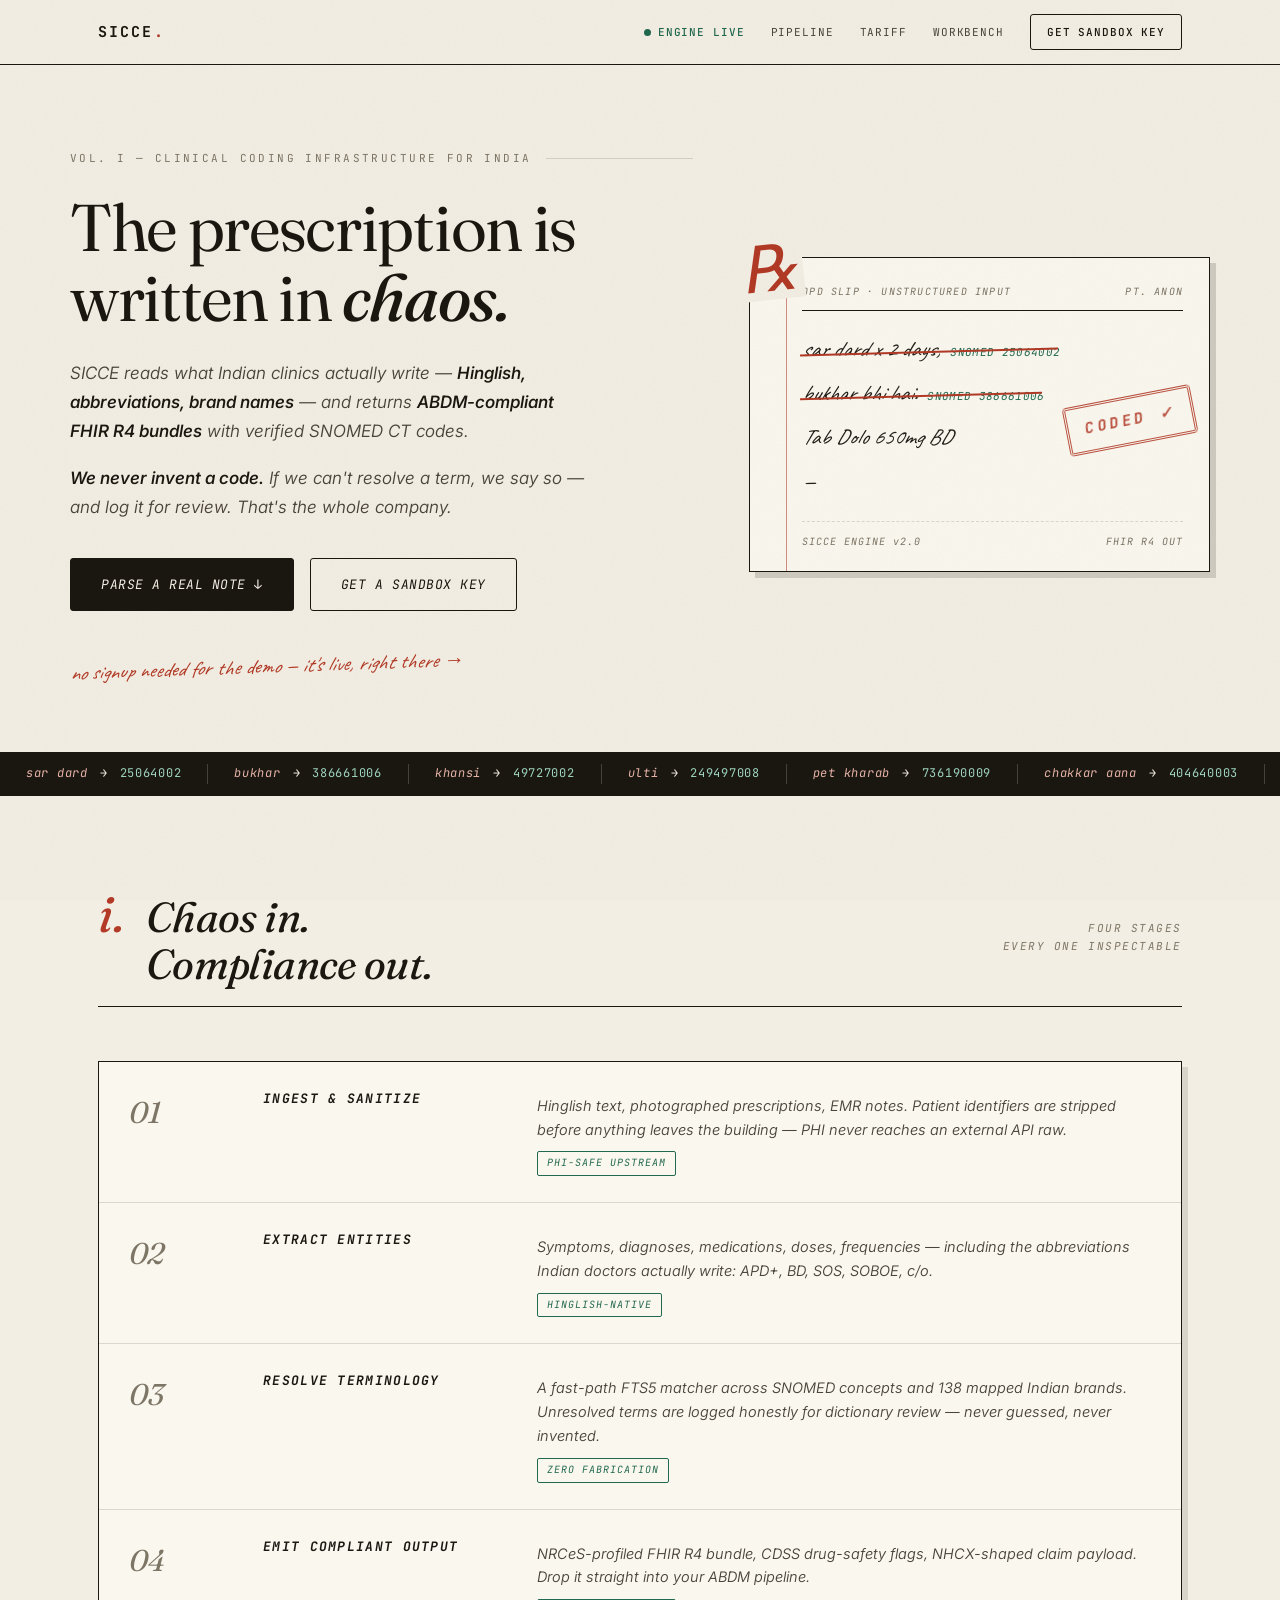
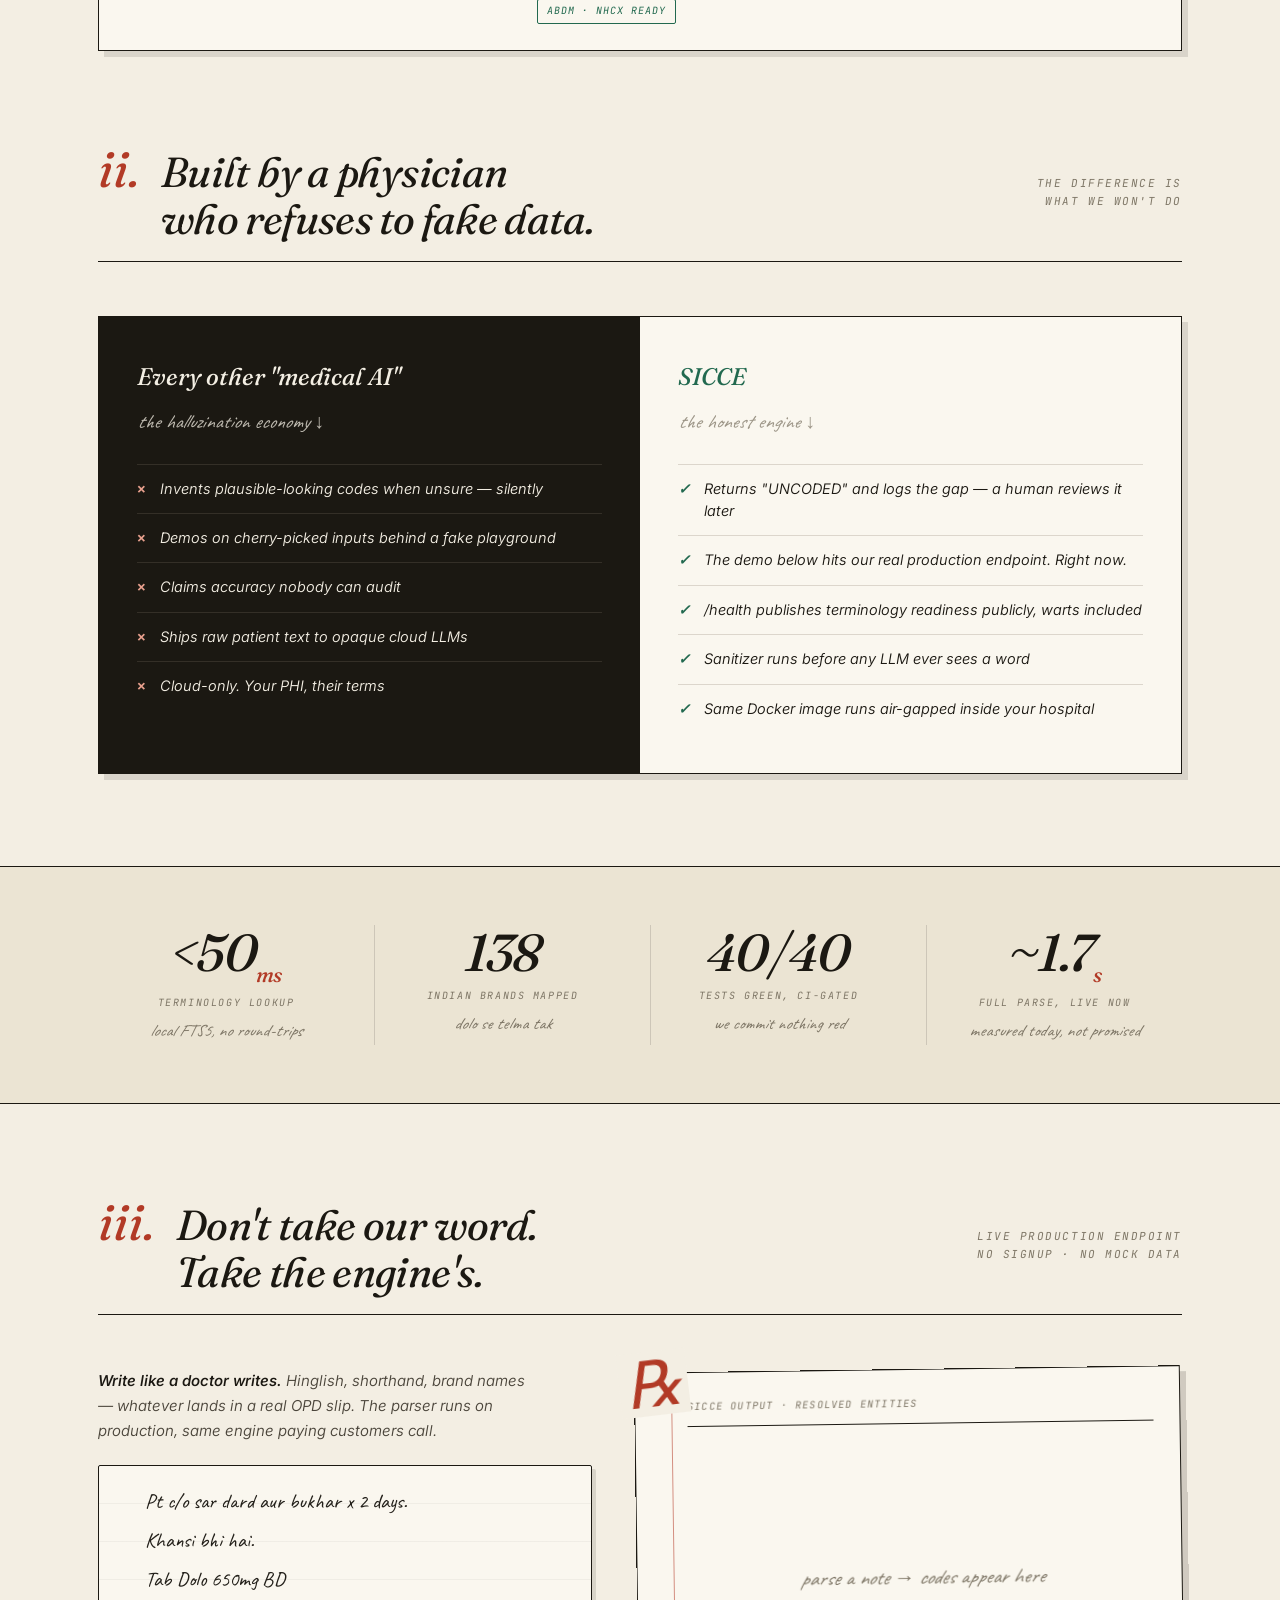
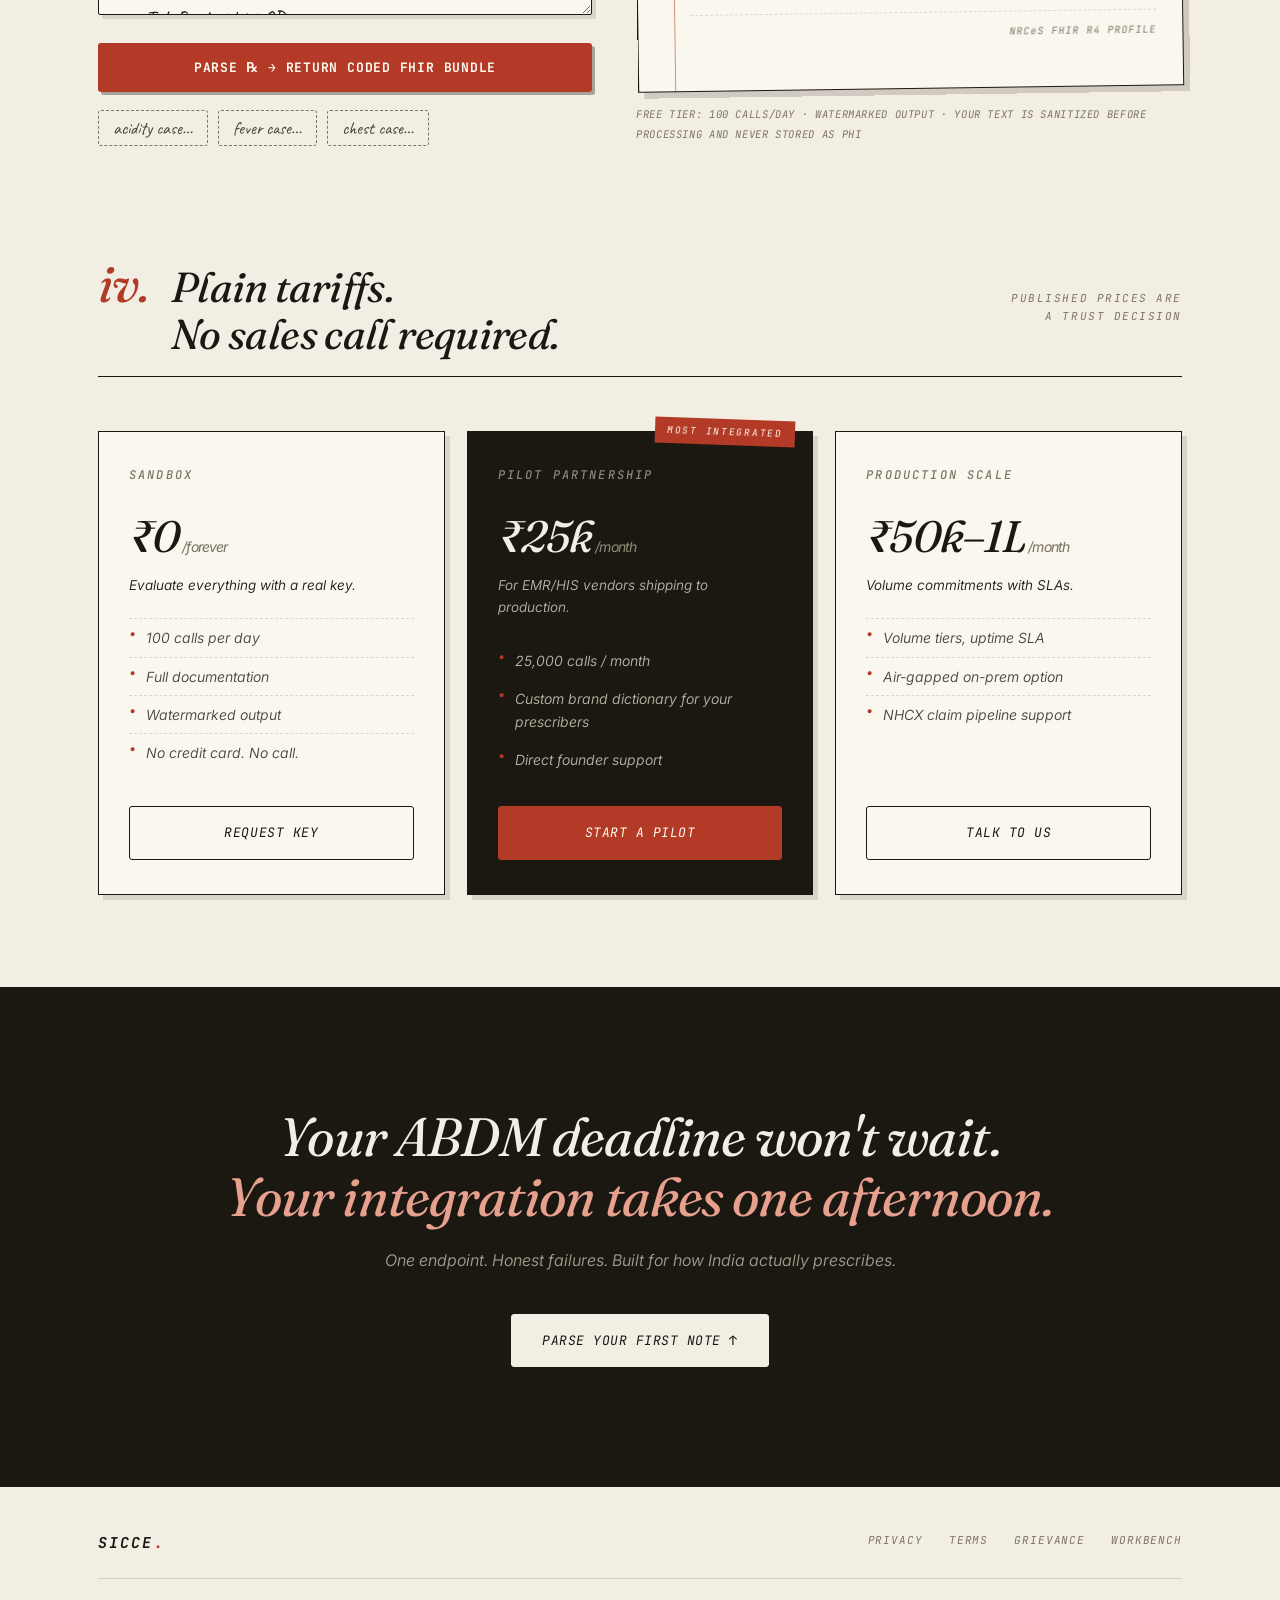
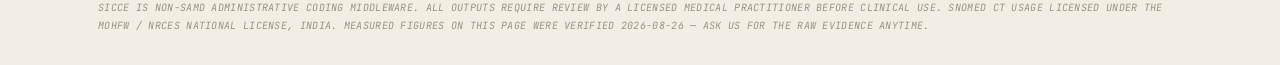
<file: static/index.html>
<!DOCTYPE html>
<html lang="en">
<head>
<meta charset="UTF-8">
<meta name="viewport" content="width=device-width, initial-scale=1.0">
<title>SICCE — The prescription, returned in code.</title>
<meta name="description" content="SICCE turns messy Indian clinical notes into ABDM-compliant FHIR R4 bundles with verified SNOMED CT codes. Measured accuracy. Zero fabricated data.">
<link rel="preconnect" href="https://fonts.googleapis.com">
<link rel="preconnect" href="https://fonts.gstatic.com" crossorigin>
<link href="https://fonts.googleapis.com/css2?family=Fraunces:ital,opsz,wght@0,9..144,300..700;1,9..144,300..700&family=Inter:wght@350;400;500;600&family=JetBrains+Mono:wght@400;500;700&family=Caveat:wght@500;600&display=swap" rel="stylesheet">
<style>
:root{
  --paper:#f3eee3; --paper2:#ebe4d3; --paper3:#e2dac6;
  --ink:#1b1812; --ink2:#4a443a; --ink3:#7d7565;
  --red:#b23a26; --green:#22694f;
  --line:rgba(27,24,18,.14); --line-soft:rgba(27,24,18,.08);
  --serif:'Fraunces',Georgia,serif; --sans:'Inter',system-ui,sans-serif;
  --mono:'JetBrains Mono',monospace; --hand:'Caveat',cursive;
}
*{margin:0;padding:0;box-sizing:border-box}
html{scroll-behavior:smooth}
body{background:var(--paper);color:var(--ink);font-family:var(--sans);font-weight:400;line-height:1.65;-webkit-font-smoothing:antialiased;overflow-x:hidden}
/* paper grain */
body::before{content:"";position:fixed;inset:0;pointer-events:none;z-index:9999;opacity:.5;background-image:url("data:image/svg+xml,%3Csvg xmlns='http://www.w3.org/2000/svg' width='140' height='140'%3E%3Cfilter id='n'%3E%3CfeTurbulence type='fractalNoise' baseFrequency='.9' numOctaves='2'/%3E%3CfeColorMatrix values='0 0 0 0 0 0 0 0 0 0 0 0 0 0 0 0 0 0 .04 0'/%3E%3C/filter%3E%3Crect width='140' height='140' filter='url(%23n)'/%3E%3C/svg%3E")}
::selection{background:rgba(178,58,38,.22)}
.wrap{max-width:1140px;margin:0 auto;padding:0 28px}

/* ---------- top rule ---------- */
.toprule{border-bottom:1px solid var(--ink);background:var(--paper);position:sticky;top:0;z-index:100}
.top-in{max-width:1140px;margin:0 auto;padding:14px 28px;display:flex;justify-content:space-between;align-items:center}
.brand{font-family:var(--mono);font-weight:700;font-size:15px;letter-spacing:.14em;text-decoration:none;color:var(--ink)}
.brand span{color:var(--red)}
.top-right{display:flex;gap:26px;align-items:center;font-family:var(--mono);font-size:11px;letter-spacing:.08em}
.top-right a{color:var(--ink2);text-decoration:none}
.top-right a:hover{color:var(--ink)}
.live-dot{display:inline-flex;align-items:center;gap:7px;color:var(--green);font-weight:500}
.live-dot i{width:7px;height:7px;border-radius:50%;background:var(--green);animation:blip 2.2s infinite}
@keyframes blip{0%,100%{opacity:1}50%{opacity:.3}}
.keybtn{border:1.5px solid var(--ink);padding:8px 16px;border-radius:3px;font-weight:500;color:var(--ink)!important;transition:.15s}
.keybtn:hover{background:var(--ink);color:var(--paper)!important}

/* ---------- hero ---------- */
.hero{position:relative;border-bottom:1px solid var(--ink)}
.hero-in{display:grid;grid-template-columns:1.15fr .85fr;gap:56px;padding:84px 0 72px;align-items:center}
@media(max-width:920px){.hero-in{grid-template-columns:1fr}}
.vol{font-family:var(--mono);font-size:11px;letter-spacing:.22em;color:var(--ink3);margin-bottom:26px;display:flex;align-items:center;gap:14px}
.vol::after{content:"";flex:1;height:1px;background:var(--line)}
h1{font-family:var(--serif);font-weight:380;font-size:clamp(40px,5.4vw,66px);line-height:1.06;letter-spacing:-.02em;margin-bottom:26px}
h1 em{font-style:italic;font-weight:480}
h1 .code-word{font-family:var(--mono);font-size:.62em;font-weight:500;color:var(--red);letter-spacing:-.01em;white-space:nowrap}
.hero-sub{font-size:17px;color:var(--ink2);max-width:520px;font-weight:350;margin-bottom:36px;line-height:1.7}
.hero-sub b{font-weight:550;color:var(--ink)}
.hero-ctas{display:flex;gap:16px;flex-wrap:wrap;margin-bottom:34px}
.btn{font-family:var(--mono);font-size:13px;letter-spacing:.04em;padding:15px 30px;border-radius:3px;text-decoration:none;display:inline-flex;align-items:center;gap:10px;transition:.18s;cursor:pointer;border:1.5px solid var(--ink)}
.btn-solid{background:var(--ink);color:var(--paper)}
.btn-solid:hover{background:var(--red);border-color:var(--red);transform:translateY(-2px)}
.btn-line{color:var(--ink)}
.btn-line:hover{background:var(--paper2)}
.hand-note{font-family:var(--hand);font-size:21px;color:var(--red);transform:rotate(-2deg)}

/* ---- rx slip (hero art + demo shell) ---- */
.rxslip{position:relative;background:#faf7ef;border:1px solid var(--ink);box-shadow:6px 6px 0 rgba(27,24,18,.16);transform:rotate(1.2deg);padding:26px 26px 20px 52px}
.rxslip::before{content:"";position:absolute;top:0;bottom:0;left:36px;width:1px;background:var(--red);opacity:.55}
.rxslip .rxglyph{position:absolute;left:-16px;top:-22px;font-family:var(--serif);font-style:italic;font-size:64px;color:var(--red);background:var(--paper);padding:0 6px;transform:rotate(-6deg);line-height:1}
.slip-head{display:flex;justify-content:space-between;border-bottom:1.5px solid var(--ink);padding-bottom:10px;margin-bottom:16px;font-family:var(--mono);font-size:10px;letter-spacing:.12em;color:var(--ink3)}
.slip-line{font-family:var(--hand);font-size:22px;line-height:2;color:#23201a}
.slip-x{position:relative;display:inline-block}
.slip-x.done::after{content:"";position:absolute;left:-2px;right:-2px;top:54%;height:1.6px;background:var(--red);transform:rotate(-1.5deg);animation:strike .45s ease forwards}
@keyframes strike{from{width:0}to{width:100%}}
.slip-code{font-family:var(--mono);font-size:11px;color:var(--green);margin-left:10px;letter-spacing:.03em;opacity:0;animation:fadein .4s .25s forwards}
@keyframes fadein{to{opacity:1}}
.stamp{position:absolute;right:14px;top:44%;transform:rotate(-11deg) scale(.6);opacity:0;border:3px double var(--red);color:var(--red);
  font-family:var(--mono);font-weight:700;font-size:15px;letter-spacing:.24em;padding:9px 16px;border-radius:4px;animation:stampin .4s cubic-bezier(.2,1.6,.4,1) forwards}
@keyframes stampin{to{opacity:.88;transform:rotate(-11deg) scale(1)}}
.slip-foot{margin-top:18px;padding-top:12px;border-top:1px dashed var(--line);display:flex;justify-content:space-between;font-family:var(--mono);font-size:10px;color:var(--ink3);letter-spacing:.1em}

/* ---------- ticker ---------- */
.ticker{overflow:hidden;border-bottom:1px solid var(--ink);background:var(--ink);color:var(--paper)}
.ticker-track{display:flex;gap:0;white-space:nowrap;animation:tick 42s linear infinite;padding:11px 0;font-family:var(--mono);font-size:12px;letter-spacing:.06em}
.ticker-track:hover{animation-play-state:paused}
.tk{display:inline-flex;align-items:center;gap:12px;padding:0 26px;border-right:1px solid rgba(243,238,227,.2)}
.tk b{color:#e8b4a8;font-weight:400}
.tk i{font-style:normal;color:#9fd6bf}
@keyframes tick{to{transform:translateX(-50%)}}

/* ---------- sections ---------- */
section{padding:92px 0}
.sec-head{display:flex;align-items:baseline;gap:22px;margin-bottom:54px;border-bottom:1px solid var(--ink);padding-bottom:18px}
.sec-no{font-family:var(--serif);font-style:italic;font-size:clamp(40px,4vw,56px);color:var(--red);line-height:1}
h2{font-family:var(--serif);font-weight:420;font-size:clamp(28px,3.6vw,42px);letter-spacing:-.015em;line-height:1.12}
.sec-side{margin-left:auto;font-family:var(--mono);font-size:11px;letter-spacing:.14em;color:var(--ink3);text-align:right}

/* ledger pipeline */
.ledger{border:1px solid var(--ink);background:#faf7ef;box-shadow:6px 6px 0 rgba(27,24,18,.12)}
.row{display:grid;grid-template-columns:110px 250px 1fr;gap:24px;padding:26px 30px;border-bottom:1px solid var(--line);align-items:start;transition:background .2s}
.row:last-child{border-bottom:none}
.row:hover{background:var(--paper)}
@media(max-width:860px){.row{grid-template-columns:70px 1fr}.row .row-desc{grid-column:2}}
.row-no{font-family:var(--serif);font-style:italic;font-size:30px;color:var(--ink3)}
.row h3{font-family:var(--mono);font-size:13px;font-weight:700;letter-spacing:.1em;text-transform:uppercase}
.row p{font-size:14.5px;color:var(--ink2);font-weight:350;margin-top:6px;line-height:1.65}
.row .tagchip{display:inline-block;margin-top:10px;font-family:var(--mono);font-size:10px;letter-spacing:.1em;color:var(--green);border:1px solid currentColor;padding:3px 9px;border-radius:2px}

/* honesty two-column */
.refusal{display:grid;grid-template-columns:1fr 1fr;min-height:380px;border:1px solid var(--ink);box-shadow:6px 6px 0 rgba(27,24,18,.12)}
@media(max-width:880px){.refusal{grid-template-columns:1fr}}
.rf-col{padding:40px 38px}
.rf-col.left{background:var(--ink);color:var(--paper)}
.rf-col.right{background:#faf7ef}
.rf-col h3{font-family:var(--serif);font-size:24px;font-weight:450;margin-bottom:8px}
.rf-col .rf-sub{font-family:var(--hand);font-size:20px;opacity:.75;margin-bottom:26px}
.rf-item{display:flex;gap:14px;padding:13px 0;border-top:1px solid rgba(127,117,101,.25);font-size:14.5px;line-height:1.55;font-weight:350}
.rf-item .mk{font-family:var(--mono);font-weight:700;flex-shrink:0}
.left .mk{color:#e8a08e}.right .mk{color:var(--green)}

/* metrics */
.band{background:var(--paper2);border-block:1px solid var(--ink);padding:58px 0}
.metrics{display:grid;grid-template-columns:repeat(4,1fr);gap:20px}
@media(max-width:720px){.metrics{grid-template-columns:repeat(2,1fr)}}
.metric{text-align:center;border-left:1px solid var(--line)}
.metric:first-child{border-left:none}
@media(max-width:720px){.metric:nth-child(3){border-left:none}}
.metric b{display:block;font-family:var(--serif);font-weight:480;font-size:clamp(34px,4.4vw,52px);line-height:1.05;letter-spacing:-.02em}
.metric b sub{font-size:.4em;color:var(--red)}
.metric span{font-family:var(--mono);font-size:10px;letter-spacing:.16em;color:var(--ink3)}
.metric small{display:block;font-family:var(--hand);font-size:17px;color:var(--ink3);margin-top:4px}

/* demo section */
.demo-grid{display:grid;grid-template-columns:.95fr 1.05fr;gap:44px;align-items:start}
@media(max-width:920px){.demo-grid{grid-template-columns:1fr}}
.demo-note{font-size:15px;color:var(--ink2);font-weight:350;margin-bottom:22px;max-width:440px}
.demo-note b{font-weight:550;color:var(--ink)}
.chips{display:flex;gap:10px;flex-wrap:wrap;margin-top:18px}
.chip{font-family:var(--hand);font-size:18px;background:none;border:1px dashed var(--ink3);color:var(--ink2);padding:6px 14px;border-radius:3px;cursor:pointer;transition:.15s}
.chip:hover{border-color:var(--red);color:var(--red);transform:rotate(-1deg)}
.runbtn{margin-top:20px;width:100%;font-family:var(--mono);font-size:13px;letter-spacing:.06em;font-weight:700;padding:16px;background:var(--red);color:#fdf9f0;border:none;border-radius:3px;cursor:pointer;transition:.18s;box-shadow:3px 3px 0 rgba(27,24,18,.35)}
.runbtn:hover{transform:translate(-1px,-1px);box-shadow:5px 5px 0 rgba(27,24,18,.35)}
.runbtn:active{transform:translate(2px,2px);box-shadow:0 0 0}
.runbtn:disabled{opacity:.6;cursor:wait}
#rx-input{width:100%;min-height:150px;background:#faf7ef;border:1px solid var(--ink);border-radius:2px;padding:16px 16px 16px 46px;
  font-family:var(--hand);font-size:21px;line-height:1.85;color:#23201a;resize:vertical;outline:none;position:relative;box-shadow:4px 4px 0 rgba(27,24,18,.12);
  background-image:repeating-linear-gradient(transparent,transparent 37px,rgba(27,24,18,.09) 38px)}
.rx-wrap{position:relative}
.rx-wrap::before{content:"℞";position:absolute;left:10px;top:12px;font-family:var(--serif);font-style:italic;font-size:26px;color:var(--red)}
.out-slip{min-height:320px;position:relative}
.out-empty{color:var(--ink3);font-family:var(--hand);font-size:21px;text-align:center;padding-top:120px}
.ent-row{display:flex;justify-content:space-between;align-items:baseline;gap:12px;padding:11px 4px;border-bottom:1px solid var(--line-soft);animation:slideup .35s both}
@keyframes slideup{from{opacity:0;transform:translateY(8px)}to{opacity:1;transform:none}}
.ent-kind{font-family:var(--mono);font-size:9px;letter-spacing:.16em;color:var(--ink3);display:block}
.ent-name{font-family:var(--serif);font-size:17px;font-weight:480}
.ent-code{font-family:var(--mono);font-size:11.5px;color:var(--green);white-space:nowrap}
.ent-code.uncoded{color:var(--red)}
.out-meta{margin-top:16px;font-family:var(--mono);font-size:10px;letter-spacing:.1em;color:var(--ink3);display:flex;justify-content:space-between}

/* pricing */
.plans{display:grid;grid-template-columns:repeat(3,1fr);gap:22px}
@media(max-width:860px){.plans{grid-template-columns:1fr}}
.plan{border:1.5px solid var(--ink);background:#faf7ef;padding:34px 30px;position:relative;box-shadow:5px 5px 0 rgba(27,24,18,.12);display:flex;flex-direction:column;transition:.18s}
.plan:hover{transform:translate(-2px,-2px);box-shadow:8px 8px 0 rgba(27,24,18,.18)}
.plan.hot{background:var(--ink);color:var(--paper)}
.plan.hot .plan-desc,.plan.hot li{color:#bdb5a4}
.plan.hot .price small{color:#8d8676}
.plan-flag{position:absolute;top:-13px;right:18px;background:var(--red);color:#fdf9f0;font-family:var(--mono);font-size:9.5px;letter-spacing:.18em;padding:5px 12px;transform:rotate(2deg)}
.plan h3{font-family:var(--mono);font-size:12px;letter-spacing:.18em;font-weight:500;color:var(--ink3)}
.price{font-family:var(--serif);font-size:44px;font-weight:430;margin:14px 0 2px;letter-spacing:-.02em}
.price small{font-size:14px;color:var(--ink3);font-family:var(--sans)}
.plan-desc{font-size:13.5px;font-weight:350;margin-bottom:22px}
.plan ul{list-style:none;margin-bottom:28px;flex:1}
.plan li{font-size:14px;padding:7px 0;display:flex;gap:10px;color:var(--ink2);font-weight:350;border-top:1px dashed var(--line)}
.plan li::before{content:"·";color:var(--red);font-weight:900;font-size:20px;line-height:.8}
.plan .btn{justify-content:center}
.hot .btn{background:var(--red);border-color:var(--red);color:#fdf9f0}
.hot .btn:hover{filter:brightness(1.12)}

/* final cta + footer */
.final{background:var(--ink);color:var(--paper);text-align:center;padding:120px 0}
.final h2{font-size:clamp(32px,4.6vw,54px);margin-bottom:20px}
.final h2 em{color:#e8a08e}
.final p{color:#a49c8b;margin-bottom:40px;font-weight:350}
.final .btn-solid{background:var(--paper);color:var(--ink);border-color:var(--paper)}
.final .btn-solid:hover{background:var(--red);color:#fdf9f0;border-color:var(--red)}
footer{padding:44px 0 30px}
.foot-top{display:flex;justify-content:space-between;flex-wrap:wrap;gap:20px;padding-bottom:22px;border-bottom:1px solid var(--line)}
.foot-links{display:flex;gap:26px;font-family:var(--mono);font-size:11px;letter-spacing:.08em}
.foot-links a{color:var(--ink3);text-decoration:none}
.foot-links a:hover{color:var(--red)}
.fineprint{padding-top:20px;font-family:var(--mono);font-size:10px;color:var(--ink3);line-height:1.8;letter-spacing:.03em;opacity:.75}

/* reveal */
.rv{opacity:0;transform:translateY(20px);transition:opacity .65s ease,transform .65s ease}
.rv.on{opacity:1;transform:none}
</style>
</head>
<body>

<div class="toprule">
  <div class="top-in">
    <a class="brand" href="#">SICCE<span>.</span></a>
    <div class="top-right">
      <span class="live-dot"><i></i>ENGINE LIVE</span>
      <a href="#pipeline">PIPELINE</a>
      <a href="#pricing">TARIFF</a>
      <a href="/workbench.html">WORKBENCH</a>
      <a class="keybtn" href="#pricing">GET SANDBOX KEY</a>
    </div>
  </div>
</div>

<!-- ============ HERO ============ -->
<header class="hero">
  <div class="wrap hero-in">
    <div>
      <div class="vol">VOL. I — CLINICAL CODING INFRASTRUCTURE FOR INDIA</div>
      <h1>The prescription is written in <em>chaos.</h1>
      <p class="hero-sub">SICCE reads what Indian clinics actually write — <b>Hinglish, abbreviations, brand names</b> — and returns <b>ABDM-compliant FHIR R4 bundles</b> with verified SNOMED CT codes.</p>
      <p class="hero-sub" style="margin-top:-18px"><b>We never invent a code.</b> If we can't resolve a term, we say so — and log it for review. That's the whole company.</p>
      <div class="hero-ctas">
        <a class="btn btn-solid" href="#demo">PARSE A REAL NOTE ↓</a>
        <a class="btn btn-line" href="#pricing">GET A SANDBOX KEY</a>
      </div>
      <div class="hand-note">no signup needed for the demo — it's live, right there →</div>
    </div>

    <div class="rxslip rv on" id="heroslip">
      <div class="rxglyph">℞</div>
      <div class="slip-head"><span>OPD SLIP · UNSTRUCTURED INPUT</span><span>PT. ANON</span></div>
      <div class="slip-line">
        <span class="slip-x" data-code="SNOMED 25064002">sar dard x 2 days,</span><br>
        <span class="slip-x" data-code="SNOMED 386661006">bukhar bhi hai.</span><br>
        <span class="slip-x" data-code="SNOMED 387517004">Tab Dolo 650mg BD</span><br>
        <span class="slip-x" data-code="PARACETAMOL ✓">—</span>
      </div>
      <div class="stamp" id="stamp">CODED&nbsp;✓</div>
      <div class="slip-foot"><span>SICCE ENGINE v2.0</span><span>FHIR R4 OUT</span></div>
    </div>
  </div>
</header>

<!-- ============ TICKER ============ -->
<div class="ticker" aria-hidden="true">
  <div class="ticker-track" id="ticker"></div>
</div>

<!-- ============ PIPELINE ============ -->
<section id="pipeline">
  <div class="wrap">
    <div class="sec-head rv">
      <div class="sec-no">i.</div>
      <h2>Chaos in.<br>Compliance out.</h2>
      <div class="sec-side">FOUR STAGES<br>EVERY ONE INSPECTABLE</div>
    </div>
    <div class="ledger rv">
      <div class="row"><div class="row-no">01</div><div><h3>Ingest &amp; sanitize</h3></div><div class="row-desc"><p>Hinglish text, photographed prescriptions, EMR notes. Patient identifiers are stripped before anything leaves the building — PHI never reaches an external API raw.</p><span class="tagchip">PHI-SAFE UPSTREAM</span></div></div>
      <div class="row"><div class="row-no">02</div><div><h3>Extract entities</h3></div><div class="row-desc"><p>Symptoms, diagnoses, medications, doses, frequencies — including the abbreviations Indian doctors actually write: APD+, BD, SOS, SOBOE, c/o.</p><span class="tagchip">HINGLISH-NATIVE</span></div></div>
      <div class="row"><div class="row-no">03</div><div><h3>Resolve terminology</h3></div><div class="row-desc"><p>A fast-path FTS5 matcher across SNOMED concepts and 138 mapped Indian brands. Unresolved terms are logged honestly for dictionary review — never guessed, never invented.</p><span class="tagchip">ZERO FABRICATION</span></div></div>
      <div class="row"><div class="row-no">04</div><div><h3>Emit compliant output</h3></div><div class="row-desc"><p>NRCeS-profiled FHIR R4 bundle, CDSS drug-safety flags, NHCX-shaped claim payload. Drop it straight into your ABDM pipeline.</p><span class="tagchip">ABDM · NHCX READY</span></div></div>
    </div>
  </div>
</section>

<!-- ============ HONESTY ============ -->
<section style="padding-top:0">
  <div class="wrap">
    <div class="sec-head rv">
      <div class="sec-no">ii.</div>
      <h2>Built by a physician<br>who refuses to fake data.</h2>
      <div class="sec-side">THE DIFFERENCE IS<br>WHAT WE WON'T DO</div>
    </div>
    <div class="refusal rv">
      <div class="rf-col left">
        <h3>Every other "medical AI"</h3>
        <div class="rf-sub">the halluzination economy ↓</div>
        <div class="rf-item"><span class="mk">✕</span>Invents plausible-looking codes when unsure — silently</div>
        <div class="rf-item"><span class="mk">✕</span>Demos on cherry-picked inputs behind a fake playground</div>
        <div class="rf-item"><span class="mk">✕</span>Claims accuracy nobody can audit</div>
        <div class="rf-item"><span class="mk">✕</span>Ships raw patient text to opaque cloud LLMs</div>
        <div class="rf-item"><span class="mk">✕</span>Cloud-only. Your PHI, their terms</div>
      </div>
      <div class="rf-col right">
        <h3 style="color:var(--green)">SICCE</h3>
        <div class="rf-sub" style="color:var(--ink3)">the honest engine ↓</div>
        <div class="rf-item"><span class="mk">✓</span>Returns "UNCODED" and logs the gap — a human reviews it later</div>
        <div class="rf-item"><span class="mk">✓</span>The demo below hits our real production endpoint. Right now.</div>
        <div class="rf-item"><span class="mk">✓</span>/health publishes terminology readiness publicly, warts included</div>
        <div class="rf-item"><span class="mk">✓</span>Sanitizer runs before any LLM ever sees a word</div>
        <div class="rf-item"><span class="mk">✓</span>Same Docker image runs air-gapped inside your hospital</div>
      </div>
    </div>
  </div>
</section>

<!-- ============ METRICS ============ -->
<div class="band">
  <div class="metrics wrap">
    <div class="metric rv"><b>&lt;50<sub>ms</sub></b><span>TERMINOLOGY LOOKUP</span><small>local FTS5, no round-trips</small></div>
    <div class="metric rv"><b>138</b><span>INDIAN BRANDS MAPPED</span><small>dolo se telma tak</small></div>
    <div class="metric rv"><b>40/40</b><span>TESTS GREEN, CI-GATED</span><small>we commit nothing red</small></div>
    <div class="metric rv"><b>~1.7<sub>s</sub></b><span>FULL PARSE, LIVE NOW</span><small>measured today, not promised</small></div>
  </div>
</div>

<!-- ============ DEMO ============ -->
<section id="demo">
  <div class="wrap">
    <div class="sec-head rv">
      <div class="sec-no">iii.</div>
      <h2>Don't take our word.<br>Take the engine's.</h2>
      <div class="sec-side">LIVE PRODUCTION ENDPOINT<br>NO SIGNUP · NO MOCK DATA</div>
    </div>
    <div class="demo-grid">
      <div class="rv">
        <p class="demo-note"><b>Write like a doctor writes.</b> Hinglish, shorthand, brand names — whatever lands in a real OPD slip. The parser runs on production, same engine paying customers call.</p>
        <div class="rx-wrap">
          <textarea id="rx-input" spellcheck="false">Pt c/o sar dard aur bukhar x 2 days.
Khansi bhi hai.
Tab Dolo 650mg BD
Tab Pantocid 40 OD</textarea>
        </div>
        <button class="runbtn" id="run">PARSE ℞ → RETURN CODED FHIR BUNDLE</button>
        <div class="chips">
          <button class="chip" data-t="Pet dard aur ulti ho rahi hai. Tab Cyclopam TDS x 2 din">acidity case…</button>
          <button class="chip" data-t="Bukhar badan dard chakkar since 3 din. Viral syndrome. Tab Calpol 650 SOS">fever case…</button>
          <button class="chip" data-t="Saans phoolna on exertion, khaansi with balgam. Asthalin HFA 2 puffs SOS">chest case…</button>
        </div>
      </div>
      <div class="rv">
        <div class="rxslip out-slip" style="transform:rotate(-.8deg)">
          <div class="rxglyph">℞</div>
          <div class="slip-head"><span>SICCE OUTPUT · RESOLVED ENTITIES</span><span id="out-time"></span></div>
          <div id="out"><div class="out-empty">parse a note → codes appear here</div></div>
          <div class="slip-foot"><span id="out-count"></span><span>NRCeS FHIR R4 PROFILE</span></div>
        </div>
        <p style="font-family:var(--mono);font-size:10.5px;color:var(--ink3);margin-top:16px;letter-spacing:.06em;line-height:1.9">
          FREE TIER: 100 CALLS/DAY · WATERMARKED OUTPUT · YOUR TEXT IS SANITIZED BEFORE PROCESSING AND NEVER STORED AS PHI
        </p>
      </div>
    </div>
  </div>
</section>

<!-- ============ PRICING ============ -->
<section id="pricing" style="padding-top:20px">
  <div class="wrap">
    <div class="sec-head rv">
      <div class="sec-no">iv.</div>
      <h2>Plain tariffs.<br>No sales call required.</h2>
      <div class="sec-side">PUBLISHED PRICES ARE<br>A TRUST DECISION</div>
    </div>
    <div class="plans">
      <div class="plan rv">
        <h3>SANDBOX</h3>
        <div class="price">₹0<small> /forever</small></div>
        <p class="plan-desc">Evaluate everything with a real key.</p>
        <ul>
          <li>100 calls per day</li>
          <li>Full documentation</li>
          <li>Watermarked output</li>
          <li>No credit card. No call.</li>
        </ul>
        <a class="btn btn-line" href="mailto:support@trochlea.online?subject=Sandbox%20key%20request">REQUEST KEY</a>
      </div>
      <div class="plan hot rv">
        <div class="plan-flag">MOST INTEGRATED</div>
        <h3 style="color:#8d8676">PILOT PARTNERSHIP</h3>
        <div class="price">₹25k<small> /month</small></div>
        <p class="plan-desc">For EMR/HIS vendors shipping to production.</p>
        <ul>
          <li>25,000 calls / month</li>
          <li>Custom brand dictionary for your prescribers</li>
          <li>Direct founder support</li>
        </ul>
        <a class="btn" href="mailto:support@trochlea.online?subject=Pilot%20partnership">START A PILOT</a>
      </div>
      <div class="plan rv">
        <h3>PRODUCTION SCALE</h3>
        <div class="price">₹50k–1L<small> /month</small></div>
        <p class="plan-desc">Volume commitments with SLAs.</p>
        <ul>
          <li>Volume tiers, uptime SLA</li>
          <li>Air-gapped on-prem option</li>
          <li>NHCX claim pipeline support</li>
        </ul>
        <a class="btn btn-line" href="mailto:support@trochlea.online?subject=Enterprise">TALK TO US</a>
      </div>
    </div>
  </div>
</section>

<!-- ============ FINAL ============ -->
<section class="final">
  <div class="wrap rv">
    <h2>Your ABDM deadline won't wait.<br><em>Your integration takes one afternoon.</em></h2>
    <p>One endpoint. Honest failures. Built for how India actually prescribes.</p>
    <a class="btn btn-solid" href="#demo">PARSE YOUR FIRST NOTE ↑</a>
  </div>
</section>

<footer>
  <div class="wrap">
    <div class="foot-top">
      <a class="brand" href="#">SICCE<span>.</span></a>
      <div class="foot-links">
        <a href="/privacy_policy.html">PRIVACY</a>
        <a href="/terms_and_disclaimer.html">TERMS</a>
        <a href="/grievance_redressal.html">GRIEVANCE</a>
        <a href="/workbench.html">WORKBENCH</a>
      </div>
    </div>
    <p class="fineprint">
      SICCE IS NON-SAMD ADMINISTRATIVE CODING MIDDLEWARE. ALL OUTPUTS REQUIRE REVIEW BY A LICENSED MEDICAL PRACTITIONER BEFORE CLINICAL USE.
      SNOMED CT USAGE LICENSED UNDER THE MOHFW / NRCES NATIONAL LICENSE, INDIA. MEASURED FIGURES ON THIS PAGE WERE VERIFIED 2026-08-26 — ASK US FOR THE RAW EVIDENCE ANYTIME.
    </p>
  </div>
</footer>

<script>
// ---------- ticker ----------
const pairs=[['sar dard','25064002'],['bukhar','386661006'],['khansi','49727002'],['ulti','249497008'],['pet kharab','736190009'],['chakkar aana','404640003'],['kamar dard','161891006'],['piliya','40570003'],['mirgi','84757009'],['damma','195967001'],['Dolo 650','PARACETAMOL'],['Montek LC','MONTELUKAST+LEVOCET'],['Pantocid 40','PANTOPRAZOLE']];
const track=document.getElementById('ticker');
let html='';
for(let rep=0;rep<2;rep++) pairs.forEach(([hin,code])=>{html+=`<span class="tk"><b>${hin}</b> → <i>${code}</i></span>`});
track.innerHTML=html;

// ---------- hero slip animation ----------
const slips=document.querySelectorAll('#heroslip .slip-x');
slips.forEach((el,i)=>setTimeout(()=>{el.classList.add('done');const c=document.createElement('span');c.className='slip-code';c.textContent=el.dataset.code;if(el.dataset.code!=='—')el.appendChild(c)},900+i*750));
setTimeout(()=>document.getElementById('stamp').style.animationPlayState='running',4200);

// ---------- reveal ----------
const io=new IntersectionObserver(es=>es.forEach(e=>e.isIntersecting&&e.target.classList.add('on')),{threshold:.12});
document.querySelectorAll('.rv').forEach(el=>io.observe(el));

// ---------- demo chips ----------
const rx=document.getElementById('rx-input');
document.querySelectorAll('.chip').forEach(c=>c.addEventListener('click',()=>{rx.value=c.dataset.t}));

// ---------- live parse ----------
const out=document.getElementById('out'),run=document.getElementById('run');
run.addEventListener('click',async()=>{
  const text=rx.value.trim();
  if(!text){out.innerHTML='<div class="out-empty">write something first, doctor ji</div>';return}
  run.disabled=true;run.textContent='RUNNING PRODUCTION ENGINE…';
  const t0=performance.now();
  try{
    const r=await fetch('/api/demo-parse',{method:'POST',headers:{'Content-Type':'application/json'},body:JSON.stringify({text})});
    if(!r.ok){
      const msg=r.status===429?'easy, doctor ji — rate limit is 6/min':(r.status>=500?'engine hiccup — nothing invented, try again':'check the input');
      throw new Error(msg);
    }
    const d=await r.json();
    const dt=((performance.now()-t0)/1000).toFixed(1);
    let rows='',seen=new Set(),coded=0,total=0;
    const kind={Observation:'FINDING',Condition:'DIAGNOSIS',MedicationRequest:'RX'};
    for(const e of d.entry||[]){
      const res=e.resource||{};
      if(!kind[res.resourceType])continue;
      let label=null,code=null;
      if(res.resourceType==='MedicationRequest'){const m=res.medication?.concept||{};label=m.coding?.[0]?.display||m.text;code=m.coding?.[0]?.code;}
      else{label=res.code?.coding?.[0]?.display||res.code?.text;code=res.code?.coding?.[0]?.code;}
      if(!label||seen.has(label))continue;
      seen.add(label);total++;if(code)coded++;
      rows+=`<div class="ent-row" style="animation-delay:${total*90}ms">
        <span><span class="ent-kind">${kind[res.resourceType]}</span><span class="ent-name">${label}</span></span>
        <span class="ent-code ${code?'':'uncoded'}">${code?'SNOMED '+code:'UNCODED — LOGGED'}</span></div>`;
    }
    document.getElementById('out-time').textContent=dt+'s';
    document.getElementById('out-count').textContent=`${coded}/${total} CODED · ${new Date().toLocaleTimeString()}`;
    out.innerHTML=rows||'<div class="out-empty">nothing codable found — honestly empty</div>';
  }catch(err){
    out.innerHTML=`<div class="out-empty">${err.message==='Failed to fetch'?'free-tier engine waking up… retry in 30s':err.message}</div>`;
  }finally{
    run.disabled=false;run.textContent='PARSE ℞ → RETURN CODED FHIR BUNDLE';
  }
});
</script>
</body>
</html>
</file>
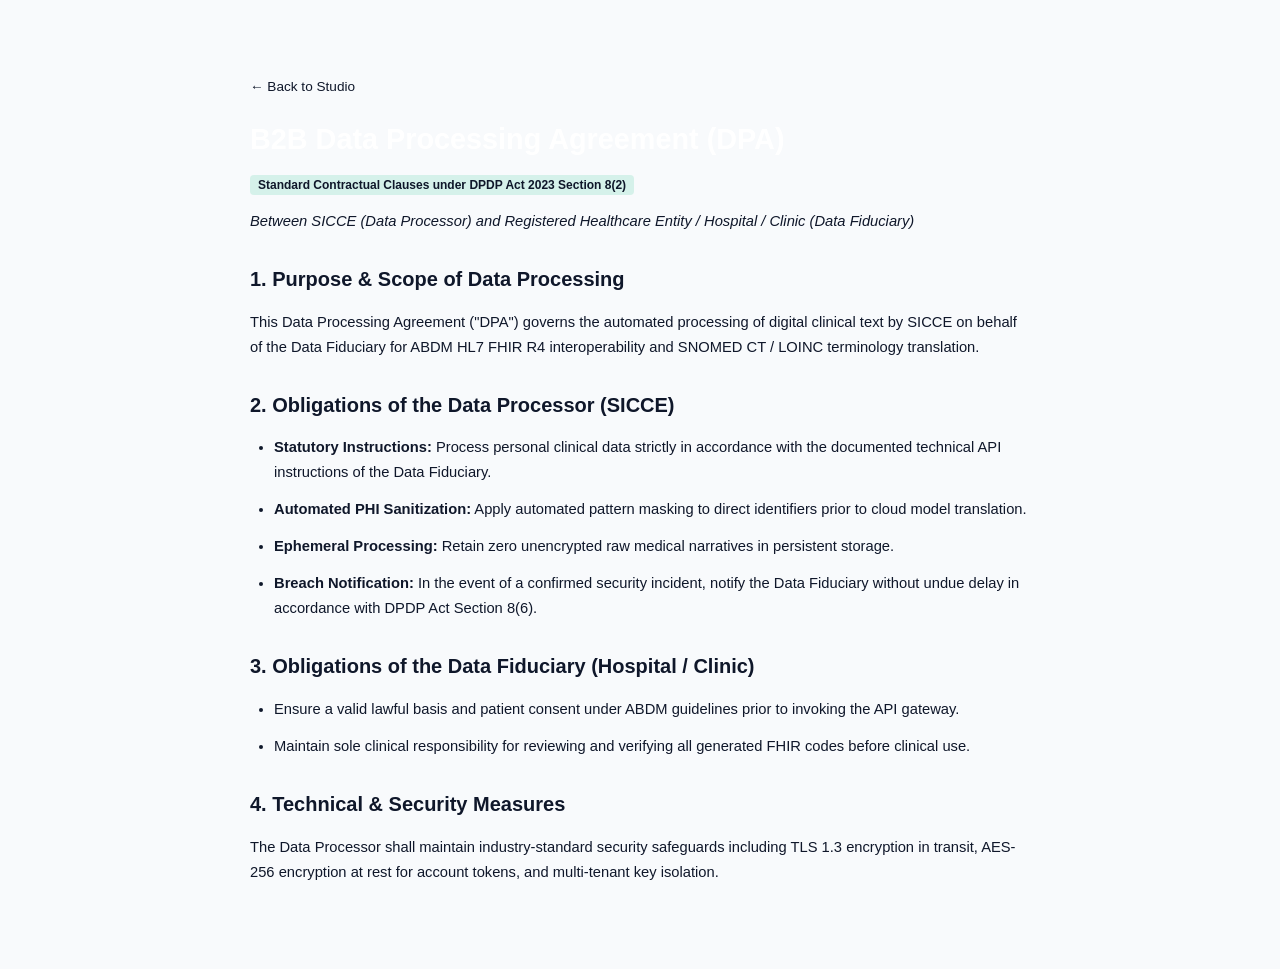
<file: static/dpa_agreement.html>
<!DOCTYPE html>
<html lang="en">
<head>
  <meta charset="UTF-8">
  <meta name="viewport" content="width=device-width, initial-scale=1.0">
  <title>B2B Data Processing Agreement (DPA) — DPDP Act 2023 | SICCE</title>
  <link rel="stylesheet" href="/static/style.css">
  <style>
    .legal-container { max-width: 860px; margin: 2rem auto; padding: 2.5rem; background: var(--bg-panel); border: 1px solid var(--border-color); border-radius: 16px; line-height: 1.7; }
    h1 { font-size: 1.8rem; margin-bottom: 0.5rem; color: #fff; }
    h2 { font-size: 1.25rem; margin-top: 1.75rem; margin-bottom: 0.5rem; color: var(--primary); border-bottom: 1px solid var(--border-color); padding-bottom: 0.35rem; }
    p, li { color: var(--text-muted); font-size: 0.92rem; margin-bottom: 0.75rem; }
    ul { padding-left: 1.5rem; }
    .badge-legal { background: rgba(16, 185, 129, 0.15); color: var(--primary); padding: 0.2rem 0.5rem; border-radius: 4px; font-size: 0.75rem; font-weight: 600; }
  </style>
</head>
<body>
  <div class="legal-container">
    <a href="/" style="color: var(--primary); text-decoration: none; font-size: 0.85rem;">&larr; Back to Studio</a>
    <h1 style="margin-top: 1rem;">B2B Data Processing Agreement (DPA)</h1>
    <p><span class="badge-legal">Standard Contractual Clauses under DPDP Act 2023 Section 8(2)</span></p>
    <p><em>Between SICCE (Data Processor) and Registered Healthcare Entity / Hospital / Clinic (Data Fiduciary)</em></p>

    <h2>1. Purpose &amp; Scope of Data Processing</h2>
    <p>This Data Processing Agreement ("DPA") governs the automated processing of digital clinical text by SICCE on behalf of the Data Fiduciary for ABDM HL7 FHIR R4 interoperability and SNOMED CT / LOINC terminology translation.</p>

    <h2>2. Obligations of the Data Processor (SICCE)</h2>
    <ul>
      <li><strong>Statutory Instructions:</strong> Process personal clinical data strictly in accordance with the documented technical API instructions of the Data Fiduciary.</li>
      <li><strong>Automated PHI Sanitization:</strong> Apply automated pattern masking to direct identifiers prior to cloud model translation.</li>
      <li><strong>Ephemeral Processing:</strong> Retain zero unencrypted raw medical narratives in persistent storage.</li>
      <li><strong>Breach Notification:</strong> In the event of a confirmed security incident, notify the Data Fiduciary without undue delay in accordance with DPDP Act Section 8(6).</li>
    </ul>

    <h2>3. Obligations of the Data Fiduciary (Hospital / Clinic)</h2>
    <ul>
      <li>Ensure a valid lawful basis and patient consent under ABDM guidelines prior to invoking the API gateway.</li>
      <li>Maintain sole clinical responsibility for reviewing and verifying all generated FHIR codes before clinical use.</li>
    </ul>

    <h2>4. Technical &amp; Security Measures</h2>
    <p>The Data Processor shall maintain industry-standard security safeguards including TLS 1.3 encryption in transit, AES-256 encryption at rest for account tokens, and multi-tenant key isolation.</p>
  </div>
</body>
</html>
</file>
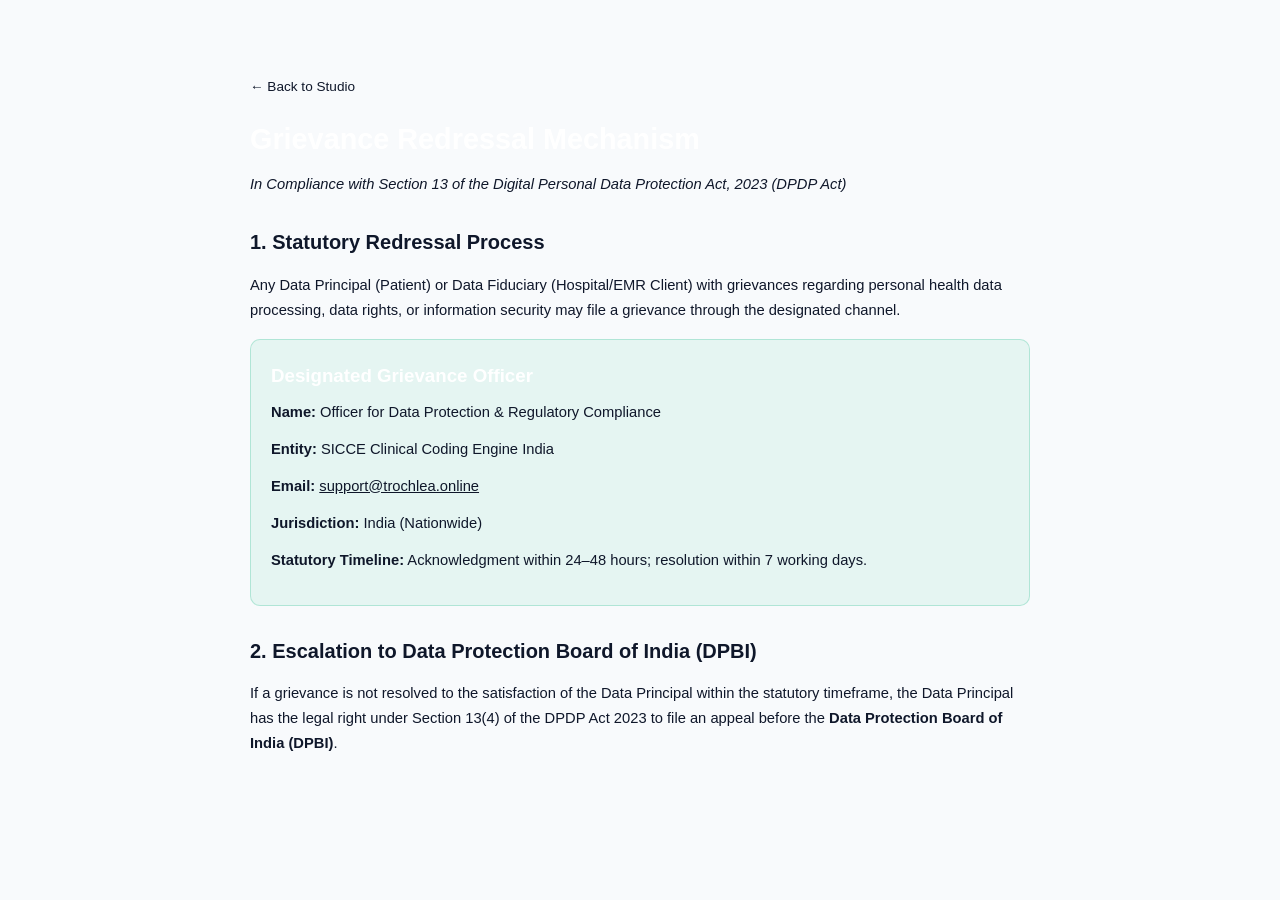
<file: static/grievance_redressal.html>
<!DOCTYPE html>
<html lang="en">
<head>
  <meta charset="UTF-8">
  <meta name="viewport" content="width=device-width, initial-scale=1.0">
  <title>Grievance Redressal Mechanism — DPDP Act 2023 | SICCE</title>
  <link rel="stylesheet" href="/static/style.css">
  <style>
    .legal-container { max-width: 860px; margin: 2rem auto; padding: 2.5rem; background: var(--bg-panel); border: 1px solid var(--border-color); border-radius: 16px; line-height: 1.7; }
    h1 { font-size: 1.8rem; margin-bottom: 0.5rem; color: #fff; }
    h2 { font-size: 1.25rem; margin-top: 1.75rem; margin-bottom: 0.5rem; color: var(--primary); border-bottom: 1px solid var(--border-color); padding-bottom: 0.35rem; }
    p, li { color: var(--text-muted); font-size: 0.92rem; margin-bottom: 0.75rem; }
    ul { padding-left: 1.5rem; }
    .contact-card { background: rgba(16, 185, 129, 0.08); border: 1px solid rgba(16, 185, 129, 0.25); border-radius: 10px; padding: 1.25rem; margin-top: 1rem; }
  </style>
</head>
<body>
  <div class="legal-container">
    <a href="/" style="color: var(--primary); text-decoration: none; font-size: 0.85rem;">&larr; Back to Studio</a>
    <h1 style="margin-top: 1rem;">Grievance Redressal Mechanism</h1>
    <p><em>In Compliance with Section 13 of the Digital Personal Data Protection Act, 2023 (DPDP Act)</em></p>

    <h2>1. Statutory Redressal Process</h2>
    <p>Any Data Principal (Patient) or Data Fiduciary (Hospital/EMR Client) with grievances regarding personal health data processing, data rights, or information security may file a grievance through the designated channel.</p>

    <div class="contact-card">
      <h3 style="color: #fff; margin-bottom: 0.5rem;">Designated Grievance Officer</h3>
      <p><strong>Name:</strong> Officer for Data Protection &amp; Regulatory Compliance</p>
      <p><strong>Entity:</strong> SICCE Clinical Coding Engine India</p>
      <p><strong>Email:</strong> <a href="mailto:support@trochlea.online" style="color: var(--primary);">support@trochlea.online</a></p>
      <p><strong>Jurisdiction:</strong> India (Nationwide)</p>
      <p><strong>Statutory Timeline:</strong> Acknowledgment within 24–48 hours; resolution within 7 working days.</p>
    </div>

    <h2>2. Escalation to Data Protection Board of India (DPBI)</h2>
    <p>If a grievance is not resolved to the satisfaction of the Data Principal within the statutory timeframe, the Data Principal has the legal right under Section 13(4) of the DPDP Act 2023 to file an appeal before the <strong>Data Protection Board of India (DPBI)</strong>.</p>
  </div>
</body>
</html>
</file>
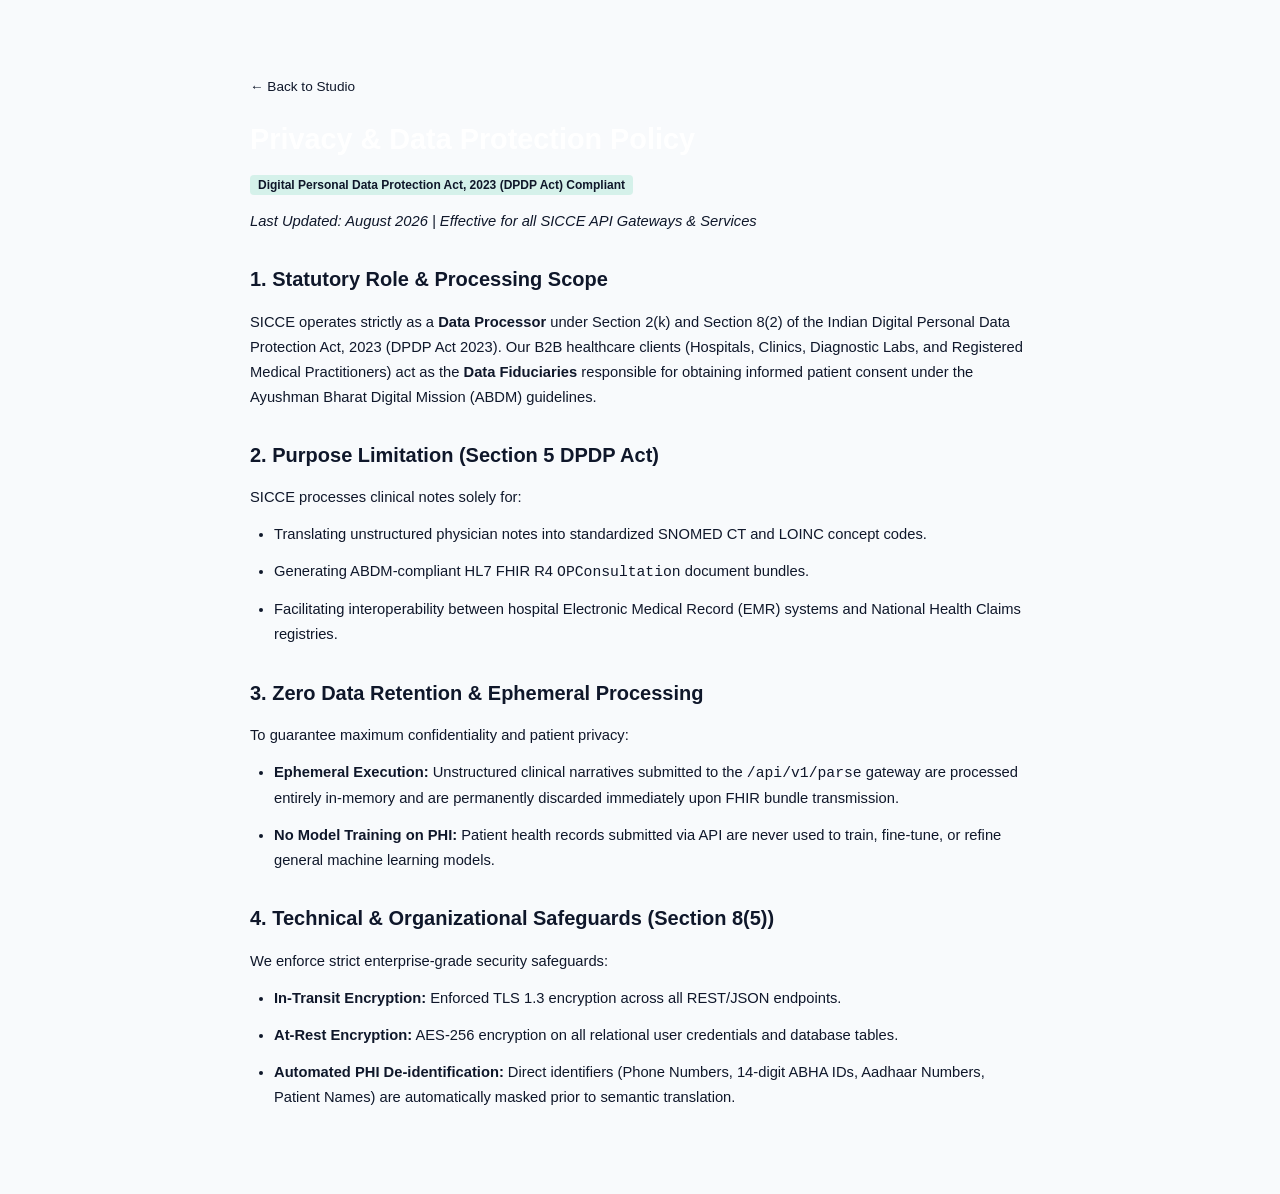
<file: static/privacy_policy.html>
<!DOCTYPE html>
<html lang="en">
<head>
  <meta charset="UTF-8">
  <meta name="viewport" content="width=device-width, initial-scale=1.0">
  <title>Privacy Policy — DPDP Act 2023 Compliance | SICCE</title>
  <link rel="stylesheet" href="/static/style.css">
  <style>
    .legal-container { max-width: 860px; margin: 2rem auto; padding: 2.5rem; background: var(--bg-panel); border: 1px solid var(--border-color); border-radius: 16px; line-height: 1.7; }
    h1 { font-size: 1.8rem; margin-bottom: 0.5rem; color: #fff; }
    h2 { font-size: 1.25rem; margin-top: 1.75rem; margin-bottom: 0.5rem; color: var(--primary); border-bottom: 1px solid var(--border-color); padding-bottom: 0.35rem; }
    p, li { color: var(--text-muted); font-size: 0.92rem; margin-bottom: 0.75rem; }
    ul { padding-left: 1.5rem; }
    .badge-legal { background: rgba(16, 185, 129, 0.15); color: var(--primary); padding: 0.2rem 0.5rem; border-radius: 4px; font-size: 0.75rem; font-weight: 600; }
  </style>
</head>
<body>
  <div class="legal-container">
    <a href="/" style="color: var(--primary); text-decoration: none; font-size: 0.85rem;">&larr; Back to Studio</a>
    <h1 style="margin-top: 1rem;">Privacy &amp; Data Protection Policy</h1>
    <p><span class="badge-legal">Digital Personal Data Protection Act, 2023 (DPDP Act) Compliant</span></p>
    <p><em>Last Updated: August 2026 | Effective for all SICCE API Gateways &amp; Services</em></p>

    <h2>1. Statutory Role &amp; Processing Scope</h2>
    <p>SICCE operates strictly as a <strong>Data Processor</strong> under Section 2(k) and Section 8(2) of the Indian Digital Personal Data Protection Act, 2023 (DPDP Act 2023). Our B2B healthcare clients (Hospitals, Clinics, Diagnostic Labs, and Registered Medical Practitioners) act as the <strong>Data Fiduciaries</strong> responsible for obtaining informed patient consent under the Ayushman Bharat Digital Mission (ABDM) guidelines.</p>

    <h2>2. Purpose Limitation (Section 5 DPDP Act)</h2>
    <p>SICCE processes clinical notes solely for:</p>
    <ul>
      <li>Translating unstructured physician notes into standardized SNOMED CT and LOINC concept codes.</li>
      <li>Generating ABDM-compliant HL7 FHIR R4 <code>OPConsultation</code> document bundles.</li>
      <li>Facilitating interoperability between hospital Electronic Medical Record (EMR) systems and National Health Claims registries.</li>
    </ul>

    <h2>3. Zero Data Retention &amp; Ephemeral Processing</h2>
    <p>To guarantee maximum confidentiality and patient privacy:</p>
    <ul>
      <li><strong>Ephemeral Execution:</strong> Unstructured clinical narratives submitted to the <code>/api/v1/parse</code> gateway are processed entirely in-memory and are permanently discarded immediately upon FHIR bundle transmission.</li>
      <li><strong>No Model Training on PHI:</strong> Patient health records submitted via API are never used to train, fine-tune, or refine general machine learning models.</li>
    </ul>

    <h2>4. Technical &amp; Organizational Safeguards (Section 8(5))</h2>
    <p>We enforce strict enterprise-grade security safeguards:</p>
    <ul>
      <li><strong>In-Transit Encryption:</strong> Enforced TLS 1.3 encryption across all REST/JSON endpoints.</li>
      <li><strong>At-Rest Encryption:</strong> AES-256 encryption on all relational user credentials and database tables.</li>
      <li><strong>Automated PHI De-identification:</strong> Direct identifiers (Phone Numbers, 14-digit ABHA IDs, Aadhaar Numbers, Patient Names) are automatically masked prior to semantic translation.</li>
    </ul>
</file>
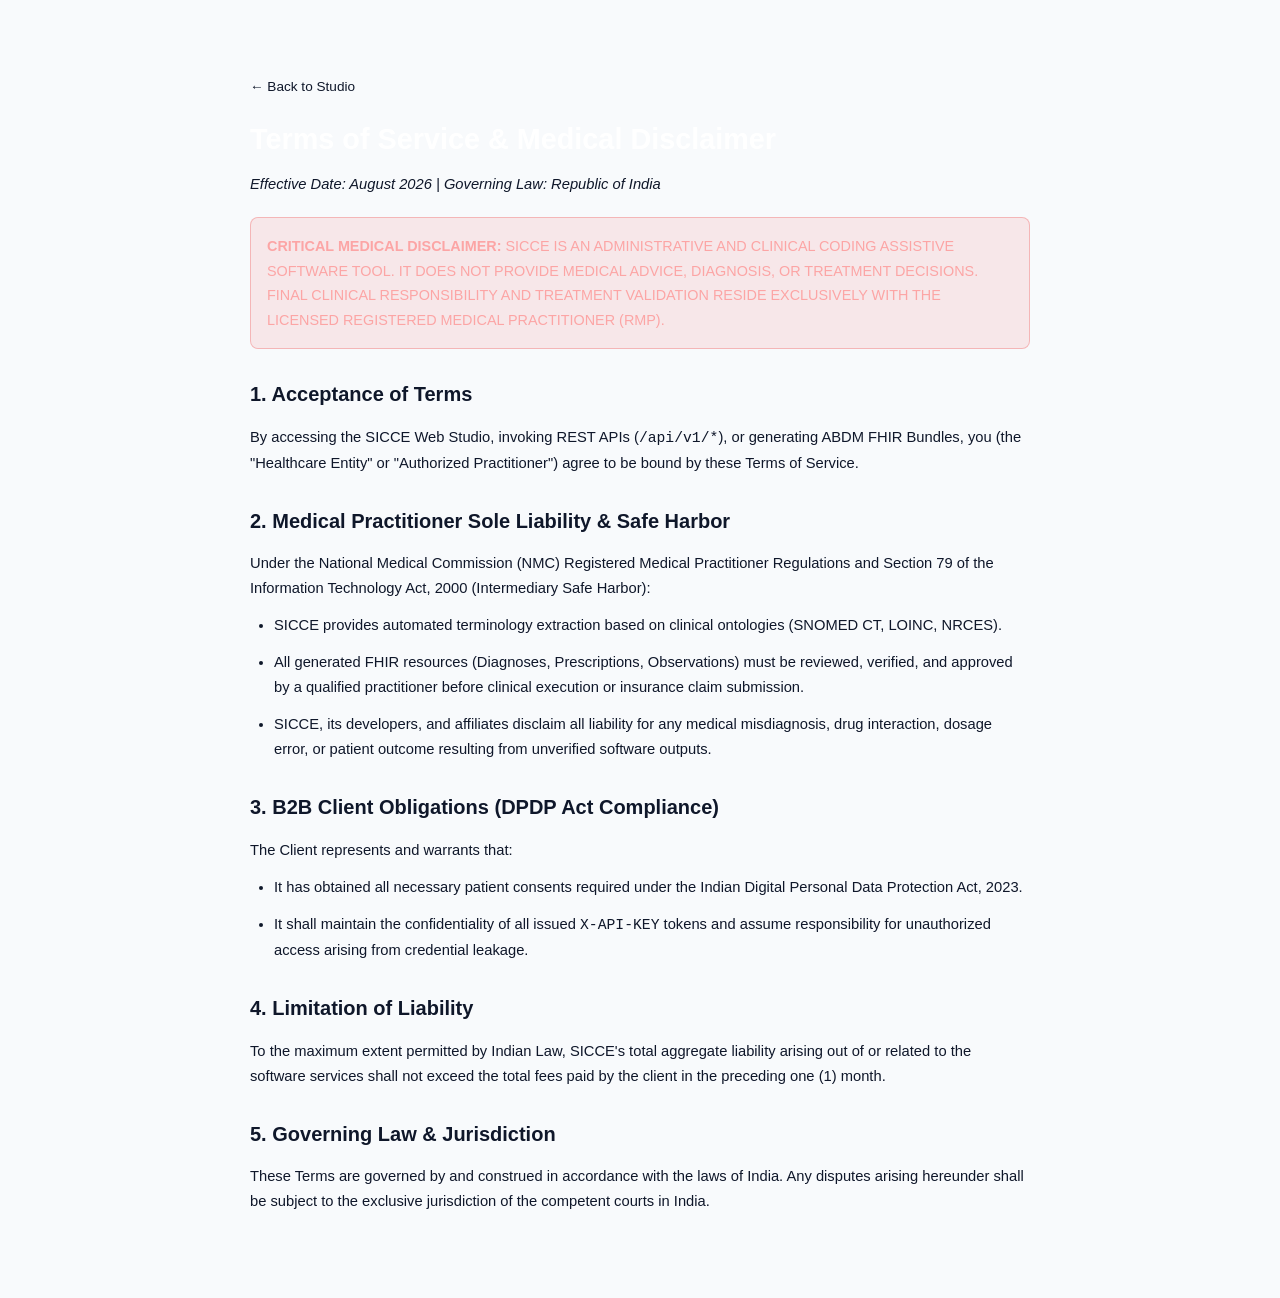
<file: static/terms_and_disclaimer.html>
<!DOCTYPE html>
<html lang="en">
<head>
  <meta charset="UTF-8">
  <meta name="viewport" content="width=device-width, initial-scale=1.0">
  <title>Terms of Service &amp; Clinical Disclaimer | SICCE</title>
  <link rel="stylesheet" href="/static/style.css">
  <style>
    .legal-container { max-width: 860px; margin: 2rem auto; padding: 2.5rem; background: var(--bg-panel); border: 1px solid var(--border-color); border-radius: 16px; line-height: 1.7; }
    h1 { font-size: 1.8rem; margin-bottom: 0.5rem; color: #fff; }
    h2 { font-size: 1.25rem; margin-top: 1.75rem; margin-bottom: 0.5rem; color: var(--primary); border-bottom: 1px solid var(--border-color); padding-bottom: 0.35rem; }
    p, li { color: var(--text-muted); font-size: 0.92rem; margin-bottom: 0.75rem; }
    ul { padding-left: 1.5rem; }
    .alert-box { background: rgba(239, 68, 68, 0.1); border: 1px solid rgba(239, 68, 68, 0.3); border-radius: 8px; padding: 1rem; color: #fca5a5; margin: 1.25rem 0; font-size: 0.9rem; }
  </style>
</head>
<body>
  <div class="legal-container">
    <a href="/" style="color: var(--primary); text-decoration: none; font-size: 0.85rem;">&larr; Back to Studio</a>
    <h1 style="margin-top: 1rem;">Terms of Service &amp; Medical Disclaimer</h1>
    <p><em>Effective Date: August 2026 | Governing Law: Republic of India</em></p>

    <div class="alert-box">
      <strong>CRITICAL MEDICAL DISCLAIMER:</strong> SICCE IS AN ADMINISTRATIVE AND CLINICAL CODING ASSISTIVE SOFTWARE TOOL. IT DOES NOT PROVIDE MEDICAL ADVICE, DIAGNOSIS, OR TREATMENT DECISIONS. FINAL CLINICAL RESPONSIBILITY AND TREATMENT VALIDATION RESIDE EXCLUSIVELY WITH THE LICENSED REGISTERED MEDICAL PRACTITIONER (RMP).
    </div>

    <h2>1. Acceptance of Terms</h2>
    <p>By accessing the SICCE Web Studio, invoking REST APIs (<code>/api/v1/*</code>), or generating ABDM FHIR Bundles, you (the "Healthcare Entity" or "Authorized Practitioner") agree to be bound by these Terms of Service.</p>

    <h2>2. Medical Practitioner Sole Liability &amp; Safe Harbor</h2>
    <p>Under the National Medical Commission (NMC) Registered Medical Practitioner Regulations and Section 79 of the Information Technology Act, 2000 (Intermediary Safe Harbor):</p>
    <ul>
      <li>SICCE provides automated terminology extraction based on clinical ontologies (SNOMED CT, LOINC, NRCES).</li>
      <li>All generated FHIR resources (Diagnoses, Prescriptions, Observations) must be reviewed, verified, and approved by a qualified practitioner before clinical execution or insurance claim submission.</li>
      <li>SICCE, its developers, and affiliates disclaim all liability for any medical misdiagnosis, drug interaction, dosage error, or patient outcome resulting from unverified software outputs.</li>
    </ul>

    <h2>3. B2B Client Obligations (DPDP Act Compliance)</h2>
    <p>The Client represents and warrants that:</p>
    <ul>
      <li>It has obtained all necessary patient consents required under the Indian Digital Personal Data Protection Act, 2023.</li>
      <li>It shall maintain the confidentiality of all issued <code>X-API-KEY</code> tokens and assume responsibility for unauthorized access arising from credential leakage.</li>
    </ul>

    <h2>4. Limitation of Liability</h2>
    <p>To the maximum extent permitted by Indian Law, SICCE's total aggregate liability arising out of or related to the software services shall not exceed the total fees paid by the client in the preceding one (1) month.</p>

    <h2>5. Governing Law &amp; Jurisdiction</h2>
    <p>These Terms are governed by and construed in accordance with the laws of India. Any disputes arising hereunder shall be subject to the exclusive jurisdiction of the competent courts in India.</p>
  </div>
</body>
</html>
</file>
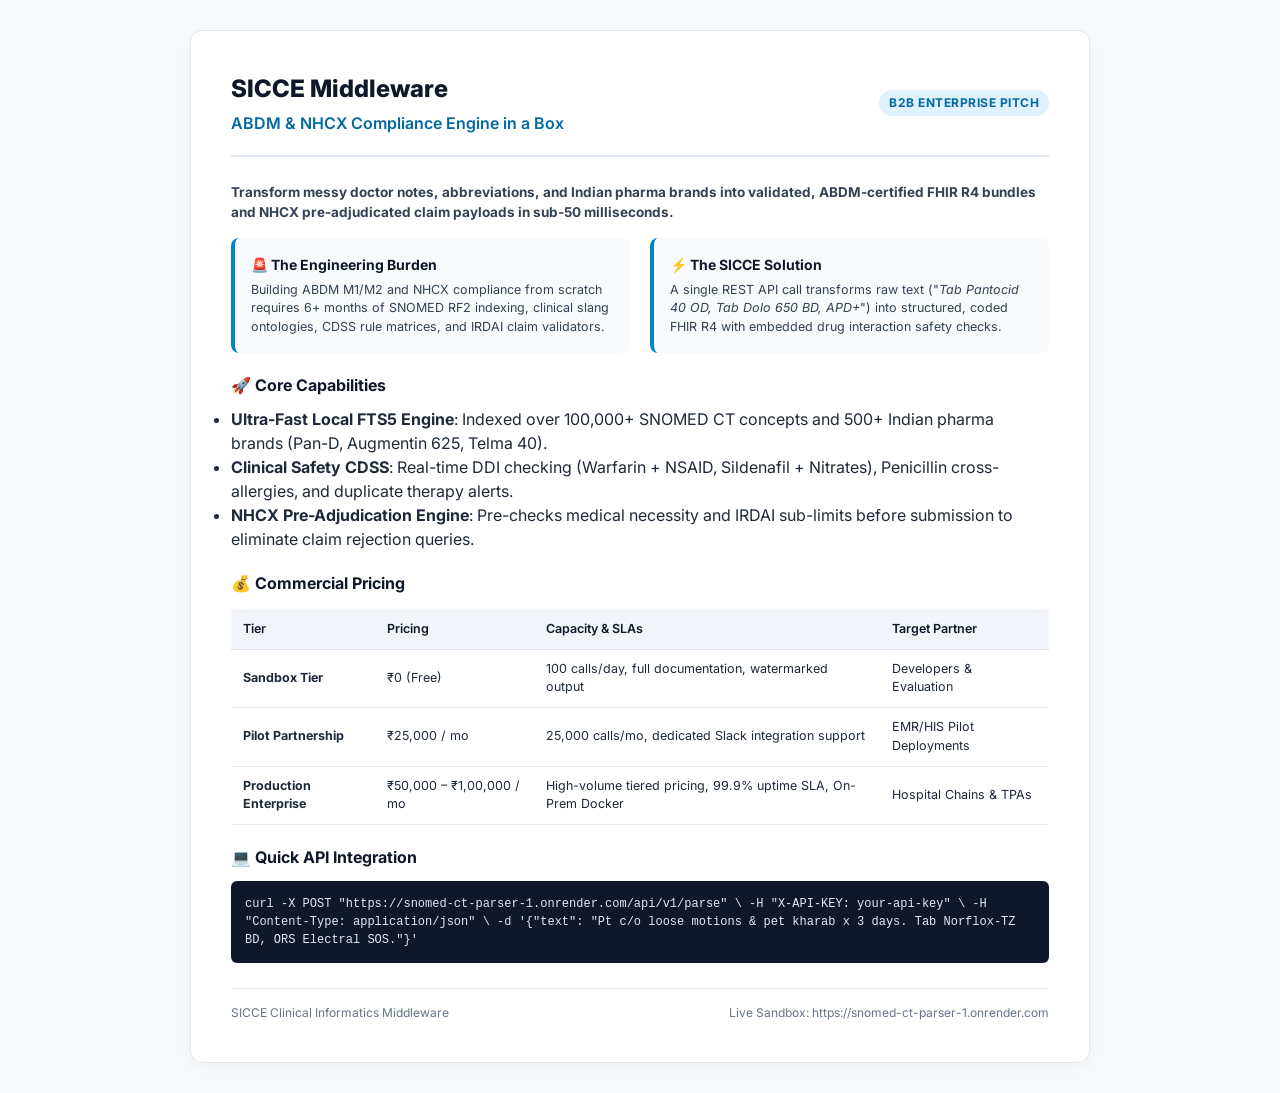
<file: docs/pitch/SICCE_Technical_Pitch.html>
<!DOCTYPE html>
<html lang="en">
<head>
  <meta charset="UTF-8">
  <meta name="viewport" content="width=device-width, initial-scale=1.0">
  <title>SICCE — ABDM & NHCX Compliance Engine in a Box</title>
  <style>
    @import url('https://fonts.googleapis.com/css2?family=Inter:wght@300;400;500;600;700;800&display=swap');
    
    :root {
      --primary: #0284c7;
      --primary-dark: #0369a1;
      --slate-900: #0f172a;
      --slate-800: #1e293b;
      --slate-700: #334155;
      --slate-100: #f1f5f9;
      --emerald-600: #059669;
    }

    * { box-sizing: border-box; margin: 0; padding: 0; }
    body {
      font-family: 'Inter', sans-serif;
      color: var(--slate-800);
      background-color: #f8fafc;
      line-height: 1.5;
      padding: 30px;
    }

    .container {
      max-width: 900px;
      margin: 0 auto;
      background: #ffffff;
      padding: 40px;
      border-radius: 12px;
      box-shadow: 0 4px 20px rgba(0, 0, 0, 0.05);
      border: 1px solid #e2e8f0;
    }

    header {
      border-bottom: 2px solid #e2e8f0;
      padding-bottom: 20px;
      margin-bottom: 25px;
      display: flex;
      justify-content: space-between;
      align-items: center;
    }

    .badge {
      background: #e0f2fe;
      color: #0369a1;
      font-weight: 700;
      font-size: 12px;
      padding: 4px 10px;
      border-radius: 20px;
      text-transform: uppercase;
      letter-spacing: 0.5px;
    }

    h1 { font-size: 24px; color: var(--slate-900); font-weight: 800; }
    h2 { font-size: 16px; color: var(--primary-dark); font-weight: 600; margin-top: 4px; }
    h3 { font-size: 16px; color: var(--slate-900); font-weight: 700; margin: 20px 0 10px 0; }

    p { font-size: 13.5px; color: var(--slate-700); margin-bottom: 12px; }

    .grid-2 {
      display: grid;
      grid-template-columns: 1fr 1fr;
      gap: 20px;
      margin: 15px 0;
    }

    .card {
      background: #f8fafc;
      padding: 16px;
      border-radius: 8px;
      border-left: 4px solid var(--primary);
    }

    .card h4 { font-size: 14px; font-weight: 700; color: var(--slate-900); margin-bottom: 6px; }
    .card p { font-size: 12.5px; margin: 0; }

    table {
      width: 100%;
      border-collapse: collapse;
      margin: 15px 0;
      font-size: 12.5px;
    }

    th, td {
      padding: 10px 12px;
      text-align: left;
      border-bottom: 1px solid #e2e8f0;
    }

    th { background: #f1f5f9; color: var(--slate-900); font-weight: 600; }

    .code-box {
      background: #0f172a;
      color: #e2e8f0;
      padding: 14px;
      border-radius: 6px;
      font-family: 'Consolas', 'Courier New', monospace;
      font-size: 12px;
      overflow-x: auto;
      margin: 12px 0;
    }

    .footer {
      border-top: 1px solid #e2e8f0;
      padding-top: 15px;
      margin-top: 25px;
      display: flex;
      justify-content: space-between;
      font-size: 12px;
      color: #64748b;
    }

    @media print {
      body { background: white; padding: 0; }
      .container { box-shadow: none; border: none; padding: 0; }
    }
  </style>
</head>
<body>

<div class="container">
  <header>
    <div>
      <h1>SICCE Middleware</h1>
      <h2>ABDM & NHCX Compliance Engine in a Box</h2>
    </div>
    <span class="badge">B2B Enterprise Pitch</span>
  </header>

  <p><strong>Transform messy doctor notes, abbreviations, and Indian pharma brands into validated, ABDM-certified FHIR R4 bundles and NHCX pre-adjudicated claim payloads in sub-50 milliseconds.</strong></p>

  <div class="grid-2">
    <div class="card">
      <h4>🚨 The Engineering Burden</h4>
      <p>Building ABDM M1/M2 and NHCX compliance from scratch requires 6+ months of SNOMED RF2 indexing, clinical slang ontologies, CDSS rule matrices, and IRDAI claim validators.</p>
    </div>
    <div class="card">
      <h4>⚡ The SICCE Solution</h4>
      <p>A single REST API call transforms raw text ("<em>Tab Pantocid 40 OD, Tab Dolo 650 BD, APD+</em>") into structured, coded FHIR R4 with embedded drug interaction safety checks.</p>
    </div>
  </div>

  <h3>🚀 Core Capabilities</h3>
  <ul>
    <li><strong>Ultra-Fast Local FTS5 Engine</strong>: Indexed over 100,000+ SNOMED CT concepts and 500+ Indian pharma brands (Pan-D, Augmentin 625, Telma 40).</li>
    <li><strong>Clinical Safety CDSS</strong>: Real-time DDI checking (Warfarin + NSAID, Sildenafil + Nitrates), Penicillin cross-allergies, and duplicate therapy alerts.</li>
    <li><strong>NHCX Pre-Adjudication Engine</strong>: Pre-checks medical necessity and IRDAI sub-limits before submission to eliminate claim rejection queries.</li>
  </ul>

  <h3>💰 Commercial Pricing</h3>
  <table>
    <thead>
      <tr>
        <th>Tier</th>
        <th>Pricing</th>
        <th>Capacity & SLAs</th>
        <th>Target Partner</th>
      </tr>
    </thead>
    <tbody>
      <tr>
        <td><strong>Sandbox Tier</strong></td>
        <td>₹0 (Free)</td>
        <td>100 calls/day, full documentation, watermarked output</td>
        <td>Developers & Evaluation</td>
      </tr>
      <tr>
        <td><strong>Pilot Partnership</strong></td>
        <td>₹25,000 / mo</td>
        <td>25,000 calls/mo, dedicated Slack integration support</td>
        <td>EMR/HIS Pilot Deployments</td>
      </tr>
      <tr>
        <td><strong>Production Enterprise</strong></td>
        <td>₹50,000 – ₹1,00,000 / mo</td>
        <td>High-volume tiered pricing, 99.9% uptime SLA, On-Prem Docker</td>
        <td>Hospital Chains & TPAs</td>
      </tr>
    </tbody>
  </table>

  <h3>💻 Quick API Integration</h3>
  <div class="code-box">
curl -X POST "https://snomed-ct-parser-1.onrender.com/api/v1/parse" \
     -H "X-API-KEY: your-api-key" \
     -H "Content-Type: application/json" \
     -d '{"text": "Pt c/o loose motions & pet kharab x 3 days. Tab Norflox-TZ BD, ORS Electral SOS."}'
  </div>

  <div class="footer">
    <span>SICCE Clinical Informatics Middleware</span>
    <span>Live Sandbox: https://snomed-ct-parser-1.onrender.com</span>
  </div>
</div>

</body>
</html>
</file>
<file: static/style.css>
/* ==========================================================================
   SICCE Enterprise Design System (High-End Clinical Intelligence Architecture)
   Jesko Jets Precision Specs + Veryfi Document Workbench + Eka Care ABDM Hub
   ========================================================================== */

:root {
  /* Enterprise Theme Tokens (Crisp Clean Hospital Slate Canvas) */
  --sw-bg: #f8fafc;
  --sw-ink: #0f172a;
  --sw-ink-soft: #475569;
  --sw-accent: #6366f1;
  --sw-font-display: -apple-system, BlinkMacSystemFont, "Inter", "Segoe UI", Roboto, sans-serif;
  --sw-font-body: -apple-system, BlinkMacSystemFont, "Inter", "Segoe UI", Roboto, sans-serif;

  /* Brand Tokens */
  --brand-primary: #6366f1;
  --brand-primary-hover: #4f46e5;
  --brand-primary-light: #e0e7ff;
  --brand-primary-glow: rgba(99, 102, 241, 0.25);
  
  --medical-teal: #059669;
  --medical-teal-bg: #ecfdf5;
  --medical-teal-border: #a7f3d0;
  
  --medical-cyan: #0284c7;
  --medical-cyan-bg: #f0f9ff;
  --medical-cyan-border: #bae6fd;
  
  --medical-amber: #d97706;
  --medical-amber-bg: #fffbeb;
  --medical-amber-border: #fde68a;
  
  --medical-purple: #7c3aed;
  --medical-purple-bg: #faf5ff;
  --medical-purple-border: #ddd6fe;

  --bg-app: #f8fafc;
  --bg-surface: #ffffff;
  --bg-surface-elevated: #f1f5f9;
  --bg-card: #ffffff;
  --bg-card-hover: #f8fafc;
  --bg-input: #ffffff;
  --bg-code: #0f172a;
  
  --border-subtle: #e2e8f0;
  --border-muted: #cbd5e1;
  --border-focus: #6366f1;
  
  --text-primary: #0f172a;
  --text-secondary: #475569;
  --text-tertiary: #64748b;
  --text-dim: #94a3b8;
  
  --shadow-sm: 0 1px 2px 0 rgba(15, 23, 42, 0.05);
  --shadow-md: 0 4px 6px -1px rgba(15, 23, 42, 0.08), 0 2px 4px -2px rgba(15, 23, 42, 0.04);
  --shadow-lg: 0 10px 25px -3px rgba(15, 23, 42, 0.08), 0 4px 6px -4px rgba(15, 23, 42, 0.04);
  --shadow-xl: 0 20px 40px -15px rgba(15, 23, 42, 0.12);

  --font-sans: var(--sw-font-body);
  --font-mono: 'JetBrains Mono', 'Fira Code', Menlo, Consolas, monospace;
}

* {
  box-sizing: border-box;
  margin: 0;
  padding: 0;
}

body {
  font-family: var(--font-sans);
  background-color: var(--sw-bg);
  color: var(--sw-ink);
  min-height: 100vh;
  display: flex;
  flex-direction: column;
  -webkit-font-smoothing: antialiased;
  line-height: 1.5;
  overflow-x: hidden;
}

/* ==========================================================================
   ENTERPRISE BRAND MEGA HEADER WITH DROPDOWN MENUS
   ========================================================================== */
.enterprise-mega-header {
  position: fixed;
  top: 0;
  left: 0;
  right: 0;
  z-index: 100;
  background: rgba(255, 255, 255, 0.94);
  backdrop-filter: blur(16px);
  border-bottom: 1px solid var(--border-subtle);
  height: 68px;
  display: flex;
  align-items: center;
}

.mega-header-container {
  width: 100%;
  max-width: 1560px;
  margin: 0 auto;
  padding: 0 clamp(16px, 4vw, 48px);
  display: flex;
  align-items: center;
  justify-content: space-between;
  gap: 1.5rem;
}

.mega-nav-menu {
  display: flex;
  align-items: center;
  gap: 0.5rem;
}

@media (max-width: 960px) {
  .mega-nav-menu {
    display: none;
  }
}

.mega-nav-item {
  position: relative;
}

.mega-nav-trigger {
  background: transparent;
  border: none;
  font-family: inherit;
  font-size: 0.88rem;
  font-weight: 600;
  color: var(--text-secondary);
  padding: 0.6rem 0.95rem;
  border-radius: 8px;
  cursor: pointer;
  display: flex;
  align-items: center;
  gap: 6px;
  transition: all 0.15s ease;
}

.mega-nav-trigger:hover, .mega-nav-item:hover .mega-nav-trigger {
  color: var(--text-primary);
  background: #f1f5f9;
}

.mega-nav-link {
  text-decoration: none;
  font-size: 0.88rem;
  font-weight: 600;
  color: var(--text-secondary);
  padding: 0.6rem 0.95rem;
  border-radius: 8px;
  transition: all 0.15s ease;
}

.mega-nav-link:hover {
  color: var(--text-primary);
  background: #f1f5f9;
}

/* Mega Dropdown Pane */
.mega-dropdown-pane {
  position: absolute;
  top: 100%;
  left: -20px;
  width: 520px;
  background: #ffffff;
  border: 1px solid #e2e8f0;
  border-radius: 14px;
  box-shadow: var(--shadow-xl);
  padding: 1rem;
  opacity: 0;
  visibility: hidden;
  transform: translateY(8px);
  transition: all 0.2s ease;
  pointer-events: none;
}

.mega-nav-item:hover .mega-dropdown-pane {
  opacity: 1;
  visibility: visible;
  transform: translateY(0);
  pointer-events: auto;
}

.mega-dropdown-grid {
  display: grid;
  grid-template-columns: 1fr 1fr;
  gap: 0.5rem;
}

.dropdown-link-card {
  display: flex;
  gap: 0.85rem;
  padding: 0.75rem;
  border-radius: 10px;
  text-decoration: none;
  transition: background 0.15s ease;
}

.dropdown-link-card:hover {
  background: #f8fafc;
}

.dropdown-icon {
  width: 36px;
  height: 36px;
  border-radius: 8px;
  display: flex;
  align-items: center;
  justify-content: center;
  font-size: 1.1rem;
  flex-shrink: 0;
}

.dropdown-link-title {
  font-size: 0.85rem;
  font-weight: 750;
  color: #0f172a;
  margin-bottom: 2px;
}

.dropdown-link-desc {
  font-size: 0.74rem;
  color: #64748b;
  line-height: 1.35;
}

.mega-header-cta-group {
  display: flex;
  align-items: center;
  gap: 0.75rem;
}

/* ==========================================================================
   SCROLL-WORLD 3D ENTERPRISE CINEMATIC STAGE
   ========================================================================== */
.sw-root {
  position: relative;
  width: 100%;
  overflow: hidden;
  background: var(--sw-bg);
  color: var(--sw-ink);
  font-family: var(--sw-font-body);
}

.sw-sky {
  position: fixed;
  inset: 0;
  z-index: 1;
  overflow: hidden;
  pointer-events: none;
  background: var(--sw-bg);
}

.sw-sky__grad {
  position: absolute;
  inset: -10%;
  background: linear-gradient(178deg, color-mix(in srgb, var(--sw-accent) 8%, var(--sw-bg)) 0%, var(--sw-bg) 60%, color-mix(in srgb, var(--sw-accent) 4%, var(--sw-bg)) 100%);
}

.sw-sky__glow {
  position: absolute;
  inset: 0;
  background: radial-gradient(60% 42% at 75% 20%, color-mix(in srgb, var(--sw-accent) 15%, transparent), transparent 70%), radial-gradient(46% 34% at 50% 50%, color-mix(in srgb, #fff 50%, transparent), transparent 70%);
}

.sw-particles {
  position: absolute;
  inset: -6% -2%;
  will-change: transform;
}

.sw-pt {
  position: absolute;
  width: 12px;
  height: 12px;
  transform: scale(var(--sw-sc, 1));
  opacity: 0;
  animation: sw-drift linear infinite;
}

.sw-pt::before {
  content: "";
  position: absolute;
  inset: 0;
  border-radius: 50%;
}

.sw-pt--dot::before {
  background: radial-gradient(circle at 34% 30%, color-mix(in srgb, var(--sw-accent) 50%, #0f172a), #0f172a 82%);
}

.sw-pt--ring::before {
  background: transparent;
  border: 1.5px solid color-mix(in srgb, var(--sw-accent) 45%, transparent);
}

@keyframes sw-drift {
  0% { opacity: 0; transform: scale(var(--sw-sc)) translate(0, 12vh) rotate(0); }
  15% { opacity: .4; }
  85% { opacity: .35; }
  100% { opacity: 0; transform: scale(var(--sw-sc)) translate(4vw, -22vh) rotate(210deg); }
}

/* Precision Optical Laser Reticle */
.sw-scanner-reticle {
  position: fixed;
  z-index: 45;
  pointer-events: none;
  width: 140px;
  height: 140px;
  left: 0;
  top: 0;
  transform-style: preserve-3d;
  will-change: transform;
  transition: opacity 0.3s ease;
}

.sw-reticle-ring {
  position: absolute;
  inset: 10px;
  border: 1.5px dashed rgba(99, 102, 241, 0.6);
  border-radius: 50%;
  animation: sw-spin 12s linear infinite;
}

.sw-reticle-inner {
  position: absolute;
  inset: 35px;
  border: 2px solid #059669;
  border-radius: 50%;
  box-shadow: 0 0 14px rgba(5, 150, 105, 0.4);
}

.sw-reticle-cross-h {
  position: absolute;
  top: 50%;
  left: 0;
  right: 0;
  height: 1px;
  background: linear-gradient(90deg, transparent, #6366f1 50%, transparent);
}

.sw-reticle-cross-v {
  position: absolute;
  left: 50%;
  top: 0;
  bottom: 0;
  width: 1px;
  background: linear-gradient(180deg, transparent, #6366f1 50%, transparent);
}

.sw-reticle-label {
  position: absolute;
  bottom: -22px;
  left: 50%;
  transform: translateX(-50%);
  font-family: var(--font-mono);
  font-size: 0.68rem;
  font-weight: 800;
  letter-spacing: 0.08em;
  color: #059669;
  background: rgba(255, 255, 255, 0.95);
  padding: 2px 8px;
  border-radius: 4px;
  border: 1px solid rgba(5, 150, 105, 0.3);
  white-space: nowrap;
  box-shadow: var(--shadow-sm);
}

@keyframes sw-spin {
  0% { transform: rotate(0deg); }
  100% { transform: rotate(360deg); }
}

.sw-scrollbar {
  position: fixed;
  top: 0;
  left: 0;
  right: 0;
  height: 4px;
  z-index: 60;
  background: rgba(99, 102, 241, 0.12);
}

.sw-scrollbar span {
  display: block;
  height: 100%;
  width: 100%;
  transform-origin: 0 50%;
  transform: scaleX(0);
  background: var(--brand-primary);
}

.sw-topbar {
  position: fixed;
  top: 0;
  left: 0;
  right: 0;
  z-index: 50;
  display: flex;
  align-items: center;
  justify-content: space-between;
  gap: 16px;
  padding: 1rem clamp(18px, 5vw, 64px);
  background: rgba(248, 250, 252, 0.92);
  backdrop-filter: blur(16px);
  border-bottom: 1px solid var(--border-subtle);
}

.sw-brand {
  display: flex;
  align-items: center;
  gap: 10px;
  text-decoration: none;
  color: var(--sw-ink);
}

.sw-brand__mark {
  width: 32px;
  height: 32px;
  border-radius: 8px;
  background: linear-gradient(135deg, #6366f1, #0284c7);
  box-shadow: 0 4px 12px var(--brand-primary-glow);
}

.sw-brand__name {
  font-weight: 850;
  font-size: 1.15rem;
  letter-spacing: -0.02em;
}

.sw-stage {
  position: fixed;
  inset: 0;
  z-index: 10;
  pointer-events: none;
  perspective: 1200px;
}

.sw-scene {
  position: absolute;
  inset: 0;
  opacity: 0;
  overflow: hidden;
  will-change: opacity;
}

.sw-scene__viewport {
  position: absolute;
  inset: 0;
  transform-style: preserve-3d;
  will-change: transform;
}

.sw-scene__still {
  position: absolute;
  inset: 0;
  width: 100%;
  height: 100%;
  object-fit: cover;
  object-position: center 46%;
  will-change: transform;
}

/* Precision Clinical Telemetry HUDs */
.sw-scene__hud-layer {
  position: absolute;
  inset: 0;
  pointer-events: none;
  z-index: 5;
  transition: opacity 0.25s ease, transform 0.15s ease-out;
}

.sw-hud-badge {
  position: absolute;
  display: inline-flex;
  align-items: center;
  gap: 8px;
  background: rgba(255, 255, 255, 0.94);
  backdrop-filter: blur(14px);
  border: 1px solid #cbd5e1;
  color: var(--text-primary);
  font-family: var(--font-mono);
  font-size: 0.78rem;
  font-weight: 750;
  padding: 8px 18px;
  border-radius: 8px;
  box-shadow: 0 12px 28px rgba(15, 23, 42, 0.12);
}

.sw-hud-dot {
  width: 8px;
  height: 8px;
  border-radius: 50%;
  background: #059669;
  box-shadow: 0 0 8px rgba(5, 150, 105, 0.6);
}

.sw-hud-badge--1 {
  top: 16%;
  right: 12%;
}

.sw-hud-badge--2 {
  bottom: 20%;
  right: 16%;
}

.sw-copylayer {
  position: fixed;
  inset: 0;
  z-index: 20;
  pointer-events: none;
}

.sw-copylayer::before {
  content: "";
  position: absolute;
  inset: 0;
  width: min(58vw, 760px);
  background: linear-gradient(90deg, var(--sw-bg) 0%, color-mix(in srgb, var(--sw-bg) 90%, transparent) 45%, color-mix(in srgb, var(--sw-bg) 50%, transparent) 78%, transparent 100%);
}

.sw-copy {
  position: absolute;
  left: clamp(24px, 6vw, 84px);
  top: 38%;
  transform: translateY(-42%);
  width: min(44vw, 500px);
  opacity: 0;
  will-change: opacity, transform;
}

.sw-copy__num {
  font-family: var(--font-mono);
  font-size: .78rem;
  font-weight: 800;
  letter-spacing: .12em;
  color: var(--brand-primary);
}

.sw-copy__eyebrow {
  display: block;
  margin-top: 10px;
  font-weight: 850;
  font-size: .8rem;
  letter-spacing: .14em;
  text-transform: uppercase;
  color: var(--brand-primary);
}

.sw-copy__title {
  font-weight: 850;
  color: var(--text-primary);
  font-size: clamp(2rem, 4vw, 3.2rem);
  line-height: 1.1;
  margin: 8px 0 0;
  letter-spacing: -.025em;
}

.sw-copy__body {
  margin-top: 12px;
  font-size: clamp(0.98rem, 1.2vw, 1.1rem);
  line-height: 1.55;
  color: var(--text-secondary);
  max-width: 44ch;
}

.sw-copy__tags {
  list-style: none;
  display: flex;
  flex-wrap: wrap;
  gap: 6px;
  margin: 16px 0 0;
  padding: 0;
}

.sw-copy__tags li {
  font-size: .78rem;
  font-weight: 700;
  color: var(--brand-primary);
  padding: 5px 12px;
  border-radius: 6px;
  background: var(--brand-primary-light);
  border: 1px solid rgba(99, 102, 241, 0.25);
}

.sw-copy__cta {
  display: flex;
  flex-wrap: wrap;
  gap: 10px;
  margin-top: 20px;
  pointer-events: auto;
}

.sw-btn {
  text-decoration: none;
  font-weight: 700;
  font-size: .88rem;
  padding: 10px 20px;
  border-radius: 8px;
  transition: transform .15s ease;
  display: inline-flex;
  align-items: center;
  gap: 6px;
}

.sw-btn--primary {
  color: #fff;
  background: var(--brand-primary);
  box-shadow: 0 4px 12px var(--brand-primary-glow);
}

.sw-btn--primary:hover {
  transform: translateY(-2px);
}

.sw-btn--ghost {
  color: var(--text-primary);
  background: var(--bg-surface);
  border: 1.5px solid var(--border-subtle);
  box-shadow: var(--shadow-sm);
}

.sw-btn--ghost:hover {
  transform: translateY(-2px);
}

.sw-route {
  position: fixed;
  right: clamp(16px, 2.5vw, 34px);
  top: 50%;
  z-index: 40;
  transform: translateY(-50%);
  display: flex;
  flex-direction: column;
  gap: 22px;
  padding: 18px 10px;
}

.sw-route::before {
  content: "";
  position: absolute;
  left: 50%;
  top: 22px;
  bottom: 22px;
  width: 2px;
  transform: translateX(-50%);
  background: var(--sw-accent);
  opacity: .3;
}

.sw-route__dot {
  position: relative;
  border: 0;
  background: transparent;
  cursor: pointer;
  width: 16px;
  height: 16px;
  display: grid;
  place-items: center;
}

.sw-route__dot i {
  width: 10px;
  height: 10px;
  border-radius: 50%;
  background: color-mix(in srgb, var(--sw-accent) 40%, transparent);
  transition: transform .3s, background .3s, box-shadow .3s;
}

.sw-route__dot:hover i {
  transform: scale(1.3);
  background: var(--sw-accent);
}

.sw-route__dot.is-active i {
  background: var(--sw-accent);
  transform: scale(1.45);
  box-shadow: 0 0 0 6px color-mix(in srgb, var(--sw-accent) 25%, transparent);
}

.sw-route__label {
  position: absolute;
  right: 28px;
  top: 50%;
  transform: translateY(-50%) translateX(6px);
  white-space: nowrap;
  font-size: .8rem;
  font-weight: 700;
  color: var(--text-primary);
  background: var(--bg-surface);
  box-shadow: var(--shadow-md);
  padding: 6px 12px;
  border-radius: 6px;
  opacity: 0;
  pointer-events: none;
  transition: opacity .25s, transform .25s;
  border: 1px solid var(--border-subtle);
}

.sw-route__dot:hover .sw-route__label, .sw-route__dot.is-active .sw-route__label {
  opacity: 1;
  transform: translateY(-50%) translateX(0);
}

.sw-hint {
  position: fixed;
  left: 50%;
  bottom: 24px;
  z-index: 30;
  transform: translateX(-50%);
  display: flex;
  flex-direction: column;
  align-items: center;
  gap: 8px;
  font-size: .75rem;
  letter-spacing: .15em;
  text-transform: uppercase;
  font-weight: 750;
  color: var(--text-tertiary);
  transition: opacity .3s;
}

.sw-hint i {
  width: 20px;
  height: 32px;
  border-radius: 12px;
  border: 2px solid var(--border-muted);
  position: relative;
}

.sw-hint i::after {
  content: "";
  position: absolute;
  left: 50%;
  top: 6px;
  width: 4px;
  height: 6px;
  border-radius: 2px;
  background: var(--sw-accent);
  transform: translateX(-50%);
  animation: sw-wheel 1.7s ease-in-out infinite;
}

@keyframes sw-wheel {
  0% { opacity: 0; top: 6px; }
  40% { opacity: 1; }
  100% { opacity: 0; top: 16px; }
}

.sw-track {
  position: relative;
  z-index: 1;
  width: 100%;
  pointer-events: none;
}

/* ==========================================================================
   PORTAL INTERACTIVE APPLICATION BELOW SCROLL-WORLD
   ========================================================================== */
.portal-app-wrapper {
  position: relative;
  z-index: 50;
  background: #ffffff;
  padding-top: 5.5rem;
  border-top: 1px solid var(--border-subtle);
}

.hero-section {
  max-width: 1100px;
  margin: 0 auto 2.5rem;
  text-align: center;
  padding: 0 1.5rem;
}

.trust-badges-row {
  display: flex;
  justify-content: center;
  flex-wrap: wrap;
  gap: 0.65rem;
  margin-bottom: 1.5rem;
}

.trust-badge-pill {
  background: #f1f5f9;
  color: #334155;
  border: 1px solid #e2e8f0;
  font-size: 0.8rem;
  font-weight: 700;
  padding: 0.35rem 0.85rem;
  border-radius: 999px;
}

.trust-badge-pill.highlight {
  background: var(--medical-teal-bg);
  color: var(--medical-teal);
  border-color: var(--medical-teal-border);
}

.hero-headline {
  font-size: clamp(2rem, 3.8vw, 3rem);
  font-weight: 850;
  letter-spacing: -0.025em;
  color: #0f172a;
  line-height: 1.15;
  margin-bottom: 1rem;
}

.gradient-text {
  background: linear-gradient(135deg, #6366f1, #0284c7);
  -webkit-background-clip: text;
  -webkit-text-fill-color: transparent;
}

.hero-subhead {
  font-size: 1.08rem;
  color: #475569;
  max-width: 62ch;
  margin: 0 auto;
}

/* Technical Specification Grid */
.specs-section {
  max-width: 1560px;
  margin: 0 auto 3.5rem;
  padding: 0 2rem;
}

.specs-grid {
  display: grid;
  grid-template-columns: repeat(5, 1fr);
  gap: 1rem;
  background: #f8fafc;
  border: 1px solid #e2e8f0;
  border-radius: 14px;
  padding: 1.5rem;
}

@media (max-width: 1024px) {
  .specs-grid {
    grid-template-columns: repeat(2, 1fr);
  }
}

@media (max-width: 640px) {
  .specs-grid {
    grid-template-columns: 1fr;
  }
}

.spec-card {
  display: flex;
  flex-direction: column;
  padding: 0.75rem 1rem;
  border-right: 1px solid #e2e8f0;
}

.spec-card:last-child {
  border-right: none;
}

.spec-label {
  font-size: 0.76rem;
  font-weight: 700;
  text-transform: uppercase;
  letter-spacing: 0.06em;
  color: var(--text-tertiary);
  margin-bottom: 0.35rem;
}

.spec-value {
  font-size: 1.85rem;
  font-weight: 850;
  color: #0f172a;
  letter-spacing: -0.03em;
  line-height: 1.1;
  display: flex;
  align-items: baseline;
  gap: 2px;
}

.spec-unit {
  font-size: 1.1rem;
  color: var(--brand-primary);
  font-weight: 750;
}

.spec-desc {
  font-size: 0.78rem;
  color: var(--text-secondary);
  margin-top: 0.4rem;
  line-height: 1.4;
}

/* ==========================================================================
   VERYFI-STYLE REAL OPTICAL OCR WORKBENCH & DRAG-AND-DROP
   ========================================================================== */
.sandbox-wrapper {
  max-width: 1560px;
  margin: 0 auto 4.5rem;
  padding: 0 2rem;
  width: 100%;
}

.sandbox-container {
  background: #ffffff;
  border: 1px solid #e2e8f0;
  border-radius: 18px;
  overflow: hidden;
  box-shadow: 0 20px 40px -15px rgba(15, 23, 42, 0.1);
}

.sandbox-header-bar {
  display: flex;
  align-items: center;
  justify-content: space-between;
  padding: 0.95rem 1.75rem;
  background: #f8fafc;
  border-bottom: 1px solid #e2e8f0;
}

.sandbox-mode-selector {
  display: flex;
  gap: 0.35rem;
  background: #ffffff;
  padding: 0.25rem;
  border-radius: 8px;
  border: 1px solid #e2e8f0;
}

.custom-file-upload-btn {
  background: #ffffff;
  border: 1px dashed #6366f1;
  color: #4f46e5;
  font-size: 0.78rem;
  font-weight: 700;
  padding: 0.35rem 0.85rem;
  border-radius: 6px;
  cursor: pointer;
  display: inline-flex;
  align-items: center;
  gap: 6px;
  transition: all 0.15s ease;
}

.custom-file-upload-btn:hover {
  background: #e0e7ff;
}

.mode-btn {
  background: transparent;
  border: none;
  color: #64748b;
  font-family: inherit;
  font-size: 0.8rem;
  font-weight: 600;
  padding: 0.4rem 0.95rem;
  border-radius: 6px;
  cursor: pointer;
  display: flex;
  align-items: center;
  gap: 0.45rem;
  transition: all 0.15s ease;
}

.mode-btn.active {
  background: var(--brand-primary);
  color: #fff;
  box-shadow: 0 2px 6px var(--brand-primary-glow);
}

.sandbox-grid {
  display: grid;
  grid-template-columns: 1.05fr 1.2fr;
  min-height: 640px;
}

@media (max-width: 1100px) {
  .sandbox-grid {
    grid-template-columns: 1fr;
  }
}

.sandbox-left {
  border-right: 1px solid #e2e8f0;
  display: flex;
  flex-direction: column;
  background: #ffffff;
}

.preset-strip {
  display: flex;
  align-items: center;
  gap: 0.45rem;
  padding: 0.75rem 1.5rem;
  background: #f8fafc;
  border-bottom: 1px solid #e2e8f0;
  overflow-x: auto;
}

.preset-chip {
  background: #ffffff;
  border: 1px solid #e2e8f0;
  color: #475569;
  font-size: 0.75rem;
  font-weight: 600;
  padding: 0.3rem 0.75rem;
  border-radius: 6px;
  cursor: pointer;
  white-space: nowrap;
  box-shadow: 0 1px 2px rgba(0, 0, 0, 0.05);
  transition: all 0.15s ease;
}

.preset-chip:hover, .preset-chip.active {
  background: var(--brand-primary-light);
  color: var(--brand-primary);
  border-color: var(--brand-primary);
}

/* Veryfi Optical Document Viewer */
.optical-viewer-wrapper {
  flex: 1;
  display: flex;
  flex-direction: column;
  background: #f1f5f9;
  padding: 1.25rem;
}

.optical-doc-stage {
  position: relative;
  width: 100%;
  max-width: 480px;
  margin: 0 auto;
  border-radius: 8px;
  overflow: hidden;
  box-shadow: 0 10px 25px -5px rgba(0, 0, 0, 0.15), 0 0 0 1px #cbd5e1;
  background: #ffffff;
}

.optical-doc-img {
  width: 100%;
  height: auto;
  display: block;
}

/* Veryfi Precision Bounding Boxes */
.optical-box {
  position: absolute;
  border: 1.5px solid #0284c7;
  background: rgba(2, 132, 199, 0.12);
  border-radius: 4px;
  cursor: pointer;
  transition: all 0.15s ease;
}

.optical-box:hover, .optical-box.active {
  border-color: #059669;
  background: rgba(5, 150, 105, 0.25);
  box-shadow: 0 0 0 2px rgba(5, 150, 105, 0.4);
}

.box-label {
  position: absolute;
  top: -16px;
  left: 0;
  font-family: var(--font-mono);
  font-size: 0.58rem;
  font-weight: 800;
  color: #fff;
  background: #0284c7;
  padding: 1px 4px;
  border-radius: 3px;
  white-space: nowrap;
  pointer-events: none;
  opacity: 0;
  transition: opacity 0.15s ease;
}

.optical-box:hover .box-label, .optical-box.active .box-label {
  opacity: 1;
  background: #059669;
}

.optical-toolbar {
  margin-top: 0.85rem;
  text-align: center;
}

.text-editor-container {
  flex: 1;
  display: flex;
  flex-direction: column;
  padding: 1.5rem;
}

textarea#clinical-note-input {
  flex: 1;
  width: 100%;
  min-height: 300px;
  background: #ffffff;
  border: 1px solid #cbd5e1;
  border-radius: 12px;
  padding: 1.25rem;
  color: #0f172a;
  font-family: var(--font-sans);
  font-size: 0.95rem;
  line-height: 1.7;
  resize: vertical;
  outline: none;
}

textarea#clinical-note-input:focus {
  border-color: var(--border-focus);
  box-shadow: 0 0 0 3px var(--brand-primary-glow);
}

.sandbox-left-footer {
  display: flex;
  align-items: center;
  justify-content: space-between;
  padding: 1rem 1.5rem;
  background: #f8fafc;
  border-top: 1px solid #e2e8f0;
  gap: 1rem;
}

.key-selector {
  display: flex;
  align-items: center;
  gap: 0.5rem;
  font-size: 0.8rem;
  color: #475569;
}

.key-selector select {
  background: #ffffff;
  border: 1px solid #cbd5e1;
  color: #0f172a;
  padding: 0.4rem 0.75rem;
  border-radius: 6px;
  font-size: 0.8rem;
  outline: none;
}

.btn-execute-parse {
  background: linear-gradient(135deg, #059669, #0284c7);
  color: #fff;
  border: none;
  font-family: inherit;
  font-size: 0.88rem;
  font-weight: 700;
  padding: 0.6rem 1.35rem;
  border-radius: 8px;
  cursor: pointer;
  display: inline-flex;
  align-items: center;
  gap: 0.55rem;
  box-shadow: 0 4px 14px rgba(5, 150, 105, 0.25);
  transition: all 0.15s ease;
}

.btn-execute-parse:hover {
  opacity: 0.95;
  transform: translateY(-1px);
}

.sandbox-right {
  display: flex;
  flex-direction: column;
  background: #ffffff;
}

.inspector-tab-row {
  display: flex;
  align-items: center;
  justify-content: space-between;
  padding: 0.75rem 1.5rem;
  background: #f8fafc;
  border-bottom: 1px solid #e2e8f0;
}

.inspector-tabs {
  display: flex;
  gap: 0.4rem;
}

.inspector-tab-btn {
  background: transparent;
  border: none;
  color: #64748b;
  font-size: 0.82rem;
  font-weight: 600;
  padding: 0.4rem 0.95rem;
  border-radius: 6px;
  cursor: pointer;
  transition: all 0.15s ease;
}

.inspector-tab-btn.active {
  background: #ffffff;
  color: var(--brand-primary);
  border: 1px solid #e2e8f0;
  box-shadow: 0 1px 2px rgba(0, 0, 0, 0.05);
}

.inspector-content {
  flex: 1;
  padding: 1.5rem;
  overflow-y: auto;
  max-height: 580px;
}

/* Clinical DDI Safety Alert Banner */
.ddi-alert-box {
  background: #fffbeb;
  border: 1.5px solid #fde68a;
  border-radius: 10px;
  padding: 1rem 1.25rem;
  margin-bottom: 1.25rem;
}

.ddi-alert-header {
  display: flex;
  align-items: center;
  gap: 0.65rem;
  margin-bottom: 0.35rem;
}

.ddi-alert-badge {
  background: #d97706;
  color: #fff;
  font-family: var(--font-mono);
  font-size: 0.68rem;
  font-weight: 800;
  padding: 0.15rem 0.45rem;
  border-radius: 4px;
}

.ddi-alert-title {
  font-size: 0.88rem;
  font-weight: 750;
  color: #92400e;
}

.ddi-alert-body {
  font-size: 0.82rem;
  color: #78350f;
  line-height: 1.5;
}

/* Vernacular Dosage Card */
.lang-selector-pills {
  display: flex;
  gap: 0.35rem;
}

.vernacular-pill {
  background: #f1f5f9;
  border: 1px solid #e2e8f0;
  color: #475569;
  font-size: 0.72rem;
  font-weight: 600;
  padding: 0.25rem 0.55rem;
  border-radius: 6px;
  cursor: pointer;
}

.vernacular-pill.active {
  background: #6366f1;
  color: #fff;
  border-color: #6366f1;
}

.vernacular-cards-grid {
  display: flex;
  flex-direction: column;
  gap: 0.85rem;
}

.vernacular-card {
  background: #f8fafc;
  border: 1px solid #e2e8f0;
  border-radius: 10px;
  padding: 1rem 1.25rem;
}

.vernacular-med-name {
  font-size: 0.95rem;
  font-weight: 750;
  color: #0f172a;
  margin-bottom: 0.25rem;
}

.vernacular-schedule-text {
  font-size: 0.9rem;
  color: #059669;
  font-weight: 700;
  background: #ecfdf5;
  padding: 0.45rem 0.85rem;
  border-radius: 6px;
  border: 1px solid #a7f3d0;
  display: inline-block;
  margin-top: 0.35rem;
}

.clinical-card-group {
  margin-bottom: 1.5rem;
}

.card-group-header {
  font-size: 0.78rem;
  font-weight: 700;
  text-transform: uppercase;
  letter-spacing: 0.05em;
  color: #64748b;
  margin-bottom: 0.75rem;
}

.chips-row {
  display: flex;
  flex-wrap: wrap;
  gap: 0.55rem;
}

.clinical-badge {
  display: inline-flex;
  align-items: center;
  gap: 0.55rem;
  padding: 0.45rem 0.85rem;
  border-radius: 8px;
  font-size: 0.85rem;
  font-weight: 600;
  background: #f8fafc;
  border: 1px solid #e2e8f0;
  cursor: pointer;
  transition: all 0.15s ease;
}

.clinical-badge:hover, .clinical-badge.active {
  transform: translateY(-1px);
  border-color: #059669;
  box-shadow: 0 2px 6px rgba(5, 150, 105, 0.15);
}

.clinical-badge.symptom {
  background: var(--medical-cyan-bg);
  border-color: var(--medical-cyan-border);
  color: var(--medical-cyan);
}

.clinical-badge.diagnosis {
  background: var(--medical-amber-bg);
  border-color: var(--medical-amber-border);
  color: var(--medical-amber);
}

.snomed-id-pill {
  font-family: var(--font-mono);
  font-size: 0.72rem;
  background: rgba(0, 0, 0, 0.08);
  padding: 0.15rem 0.45rem;
  border-radius: 4px;
}

.prescription-table {
  width: 100%;
  border-collapse: collapse;
  font-size: 0.85rem;
  border: 1px solid #e2e8f0;
  border-radius: 10px;
  overflow: hidden;
}

.prescription-table th {
  background: #f8fafc;
  padding: 0.75rem 1rem;
  text-align: left;
  color: #475569;
  font-weight: 700;
  border-bottom: 1px solid #e2e8f0;
}

.prescription-table td {
  padding: 0.75rem 1rem;
  border-bottom: 1px solid #e2e8f0;
  color: #0f172a;
  background: #ffffff;
}

.rx-table-row {
  cursor: pointer;
  transition: background 0.15s ease;
}

.rx-table-row:hover, .rx-table-row.active {
  background: #f0fdf4 !important;
}

.prescription-table tr:last-child td {
  border-bottom: none;
}

.pipeline-step-list {
  display: flex;
  flex-direction: column;
  gap: 1rem;
}

.pipeline-step-item {
  display: flex;
  gap: 1.1rem;
  padding: 1.1rem;
  background: #f8fafc;
  border: 1px solid #e2e8f0;
  border-radius: 10px;
}

.step-num-badge {
  width: 32px;
  height: 32px;
  border-radius: 9999px;
  background: var(--brand-primary);
  color: #fff;
  font-size: 0.85rem;
  font-weight: 800;
  display: flex;
  align-items: center;
  justify-content: center;
  flex-shrink: 0;
}

.step-info-title {
  font-size: 0.92rem;
  font-weight: 700;
  color: #0f172a;
  margin-bottom: 0.25rem;
}

.step-info-desc {
  font-size: 0.82rem;
  color: #475569;
  line-height: 1.5;
}

/* ==========================================================================
   MULTI-PRODUCT SHOWCASE SECTIONS (LENS SDK, WHATSAPP BOT, TPA CLAIMS)
   ========================================================================== */
.showcase-section {
  max-width: 1560px;
  margin: 0 auto 5.5rem;
  padding: 3rem 2rem;
}

.showcase-container {
  display: grid;
  grid-template-columns: 1.1fr 1fr;
  gap: 3.5rem;
  align-items: center;
}

.showcase-container.reverse {
  grid-template-columns: 1fr 1.1fr;
}

@media (max-width: 960px) {
  .showcase-container, .showcase-container.reverse {
    grid-template-columns: 1fr;
    gap: 2rem;
  }
}

.showcase-title {
  font-size: clamp(1.8rem, 2.8vw, 2.4rem);
  font-weight: 850;
  letter-spacing: -0.025em;
  color: #0f172a;
  line-height: 1.2;
  margin: 0.75rem 0 1rem;
}

.showcase-desc {
  font-size: 1rem;
  color: #475569;
  line-height: 1.6;
}

.showcase-feature-list {
  list-style: none;
  padding: 0;
  margin: 1.25rem 0 0;
  display: flex;
  flex-direction: column;
  gap: 0.75rem;
}

.showcase-feature-list li {
  font-size: 0.9rem;
  color: #334155;
  line-height: 1.5;
  position: relative;
  padding-left: 1.25rem;
}

.showcase-feature-list li::before {
  content: "•";
  position: absolute;
  left: 0;
  color: var(--brand-primary);
  font-weight: bold;
}

.sdk-pill {
  font-family: var(--font-mono);
  font-size: 0.76rem;
  font-weight: 700;
  color: #0284c7;
  background: #f0f9ff;
  border: 1px solid #bae6fd;
  padding: 0.3rem 0.75rem;
  border-radius: 6px;
}

/* Lens Camera Visual Mock */
.lens-scanner-frame {
  position: relative;
  border-radius: 16px;
  overflow: hidden;
  box-shadow: var(--shadow-xl);
  background: #0f172a;
  max-width: 440px;
  margin: 0 auto;
}

.lens-doc-preview {
  width: 100%;
  height: auto;
  display: block;
  opacity: 0.85;
}

.lens-corner {
  position: absolute;
  width: 24px;
  height: 24px;
  border-color: #059669;
  border-style: solid;
  z-index: 10;
}

.lens-corner.top-left { top: 12px; left: 12px; border-width: 3px 0 0 3px; }
.lens-corner.top-right { top: 12px; right: 12px; border-width: 3px 3px 0 0; }
.lens-corner.bottom-left { bottom: 12px; left: 12px; border-width: 0 0 3px 3px; }
.lens-corner.bottom-right { bottom: 12px; right: 12px; border-width: 0 3px 3px 0; }

.lens-scan-line {
  position: absolute;
  left: 0;
  right: 0;
  height: 2px;
  background: #059669;
  box-shadow: 0 0 12px #059669;
  animation: lens-sweep 2.5s ease-in-out infinite alternate;
  z-index: 5;
}

@keyframes lens-sweep {
  0% { top: 10%; }
  100% { top: 90%; }
}

.lens-status-badge {
  position: absolute;
  bottom: 16px;
  left: 50%;
  transform: translateX(-50%);
  background: rgba(15, 23, 42, 0.9);
  border: 1px solid #059669;
  color: #34d399;
  font-family: var(--font-mono);
  font-size: 0.72rem;
  font-weight: 800;
  padding: 4px 12px;
  border-radius: 999px;
  white-space: nowrap;
  z-index: 15;
}

/* WhatsApp Mock */
.whatsapp-mock-phone {
  background: #ffffff;
  border: 1px solid #cbd5e1;
  border-radius: 20px;
  overflow: hidden;
  max-width: 380px;
  margin: 0 auto;
  box-shadow: var(--shadow-xl);
}

.whatsapp-mock-header {
  background: #075e54;
  padding: 0.85rem 1.25rem;
}

.whatsapp-chat-body {
  background: #e5ddd5;
  padding: 1.25rem;
  display: flex;
  flex-direction: column;
  gap: 1rem;
  min-height: 280px;
}

.wa-bubble {
  max-width: 85%;
  padding: 0.75rem 0.95rem;
  border-radius: 8px;
  font-size: 0.82rem;
  line-height: 1.4;
  position: relative;
}

.wa-bubble.doctor {
  align-self: flex-end;
  background: #dcf8c6;
  color: #0f172a;
}

.wa-bubble.bot {
  align-self: flex-start;
  background: #ffffff;
  color: #0f172a;
  box-shadow: var(--shadow-sm);
}

.wa-time {
  display: block;
  text-align: right;
  font-size: 0.65rem;
  color: #64748b;
  margin-top: 4px;
}

/* TPA Claim Card */
.tpa-claim-card {
  background: #ffffff;
  border: 1px solid #e2e8f0;
  border-radius: 16px;
  padding: 1.75rem;
  box-shadow: var(--shadow-lg);
  max-width: 440px;
  margin: 0 auto;
}

.tpa-claim-header {
  display: flex;
  align-items: center;
  justify-content: space-between;
  margin-bottom: 0.75rem;
}

.tpa-status-badge {
  background: #ecfdf5;
  color: #059669;
  border: 1px solid #a7f3d0;
  font-family: var(--font-mono);
  font-size: 0.72rem;
  font-weight: 800;
  padding: 2px 8px;
  border-radius: 4px;
}

.tpa-check-item {
  background: #f8fafc;
  border: 1px solid #e2e8f0;
  padding: 0.65rem 0.85rem;
  border-radius: 8px;
  font-size: 0.82rem;
  color: #334155;
  margin-bottom: 0.5rem;
}

/* ==========================================================================
   TRANSPARENT PRICING TIERS
   ========================================================================== */
.pricing-section {
  max-width: 1560px;
  margin: 0 auto 5.5rem;
  padding: 0 2rem;
}

.pricing-grid {
  display: grid;
  grid-template-columns: repeat(3, 1fr);
  gap: 1.75rem;
  margin-top: 2.5rem;
}

@media (max-width: 960px) {
  .pricing-grid {
    grid-template-columns: 1fr;
  }
}

.pricing-card {
  background: #ffffff;
  border: 1px solid #e2e8f0;
  border-radius: 18px;
  padding: 2.25rem;
  display: flex;
  flex-direction: column;
  box-shadow: var(--shadow-sm);
  position: relative;
  transition: transform 0.2s ease, box-shadow 0.2s ease;
}

.pricing-card:hover {
  transform: translateY(-4px);
  box-shadow: var(--shadow-xl);
}

.pricing-card.popular {
  border-color: var(--brand-primary);
  box-shadow: 0 10px 30px -5px rgba(99, 102, 241, 0.15);
}

.popular-tag {
  position: absolute;
  top: -12px;
  left: 50%;
  transform: translateX(-50%);
  background: var(--brand-primary);
  color: #fff;
  font-family: var(--font-mono);
  font-size: 0.68rem;
  font-weight: 800;
  padding: 3px 12px;
  border-radius: 999px;
}

.pricing-tier-name {
  font-size: 1.25rem;
  font-weight: 800;
  color: #0f172a;
}

.pricing-price {
  font-size: 2.4rem;
  font-weight: 850;
  color: #0f172a;
  margin: 0.75rem 0 0.5rem;
  letter-spacing: -0.03em;
}

.pricing-price span {
  font-size: 0.95rem;
  color: #64748b;
  font-weight: 600;
}

.pricing-desc {
  font-size: 0.88rem;
  color: #475569;
  line-height: 1.5;
  margin-bottom: 1.5rem;
}

.pricing-features {
  list-style: none;
  padding: 0;
  margin: 0 0 2rem;
  display: flex;
  flex-direction: column;
  gap: 0.75rem;
  font-size: 0.88rem;
  color: #334155;
}

/* ==========================================================================
   CASE STUDIES SECTION
   ========================================================================== */
.case-studies-section {
  max-width: 1560px;
  margin: 0 auto 5.5rem;
  padding: 0 2rem;
}

.case-studies-grid {
  display: grid;
  grid-template-columns: repeat(3, 1fr);
  gap: 1.75rem;
  margin-top: 2.5rem;
}

@media (max-width: 960px) {
  .case-studies-grid {
    grid-template-columns: 1fr;
  }
}

.case-card {
  background: #f8fafc;
  border: 1px solid #e2e8f0;
  border-radius: 16px;
  padding: 2rem;
  display: flex;
  flex-direction: column;
}

.case-metric {
  font-size: 2.5rem;
  font-weight: 850;
  color: var(--brand-primary);
  letter-spacing: -0.03em;
  line-height: 1;
}

.case-metric-label {
  font-size: 0.8rem;
  font-weight: 700;
  color: #059669;
  margin: 0.35rem 0 1.25rem;
}

.case-title {
  font-size: 1.1rem;
  font-weight: 800;
  color: #0f172a;
  margin-bottom: 0.5rem;
}

.case-body {
  font-size: 0.88rem;
  color: #475569;
  line-height: 1.6;
  margin-bottom: 1.25rem;
}

.case-author {
  font-size: 0.78rem;
  font-weight: 700;
  color: #64748b;
  margin-top: auto;
}

/* ==========================================================================
   INTERACTIVE ENTERPRISE ROI & SAVINGS SIMULATOR
   ========================================================================== */
.roi-section {
  max-width: 1560px;
  margin: 0 auto 4.5rem;
  padding: 0 2rem;
}

.roi-container {
  background: #ffffff;
  border: 1px solid #e2e8f0;
  border-radius: 18px;
  padding: 2.5rem;
  box-shadow: 0 10px 25px -5px rgba(0, 0, 0, 0.05);
}

.roi-grid {
  display: grid;
  grid-template-columns: 1fr 1.1fr;
  gap: 2.5rem;
  align-items: center;
}

@media (max-width: 960px) {
  .roi-grid {
    grid-template-columns: 1fr;
  }
}

.roi-range-slider {
  width: 100%;
  height: 8px;
  border-radius: 4px;
  background: #e2e8f0;
  outline: none;
  -webkit-appearance: none;
  cursor: pointer;
}

.roi-range-slider::-webkit-slider-thumb {
  -webkit-appearance: none;
  appearance: none;
  width: 22px;
  height: 22px;
  border-radius: 50%;
  background: #6366f1;
  cursor: pointer;
  box-shadow: 0 2px 8px rgba(99, 102, 241, 0.4);
}

.roi-comparison-cards {
  display: grid;
  grid-template-columns: 1fr 1fr;
  gap: 1.25rem;
  margin-bottom: 1.5rem;
}

.roi-cost-box {
  padding: 1.5rem;
  border-radius: 14px;
  display: flex;
  flex-direction: column;
}

.roi-cost-box.legacy {
  background: #f8fafc;
  border: 1px solid #e2e8f0;
}

.roi-cost-box.sicce {
  background: #ecfdf5;
  border: 1.5px solid #a7f3d0;
}

.roi-cost-title {
  font-size: 0.8rem;
  font-weight: 800;
  text-transform: uppercase;
  letter-spacing: 0.05em;
  color: #475569;
  margin-bottom: 0.35rem;
}

.roi-cost-box.sicce .roi-cost-title {
  color: #065f46;
}

.roi-cost-val {
  font-size: 2rem;
  font-weight: 850;
  color: #0f172a;
  letter-spacing: -0.02em;
  line-height: 1.1;
}

.roi-cost-box.sicce .roi-cost-val {
  color: #059669;
}

.roi-cost-sub {
  font-size: 0.75rem;
  color: #64748b;
  margin-top: 0.35rem;
}

.roi-annual-savings-banner {
  background: linear-gradient(135deg, #f0fdf4, #dcfce7);
  border: 1.5px solid #86efac;
  border-radius: 14px;
  padding: 1.5rem;
  display: flex;
  align-items: center;
  justify-content: space-between;
}

.roi-savings-amount {
  font-size: 1.75rem;
  font-weight: 850;
  color: #166534;
  letter-spacing: -0.02em;
}

.roi-savings-percent {
  background: #166534;
  color: #fff;
  font-weight: 800;
  font-size: 0.85rem;
  padding: 0.45rem 0.95rem;
  border-radius: 999px;
}

/* ==========================================================================
   EKA CARE ABDM MILESTONE 1-2-3 SUITE & BENCHMARK MATRIX
   ========================================================================== */
.abdm-suite-section {
  max-width: 1560px;
  margin: 0 auto 4.5rem;
  padding: 0 2rem;
}

.matrix-table {
  width: 100%;
  border-collapse: collapse;
  background: #ffffff;
  border: 1px solid #e2e8f0;
  border-radius: 14px;
  overflow: hidden;
  box-shadow: 0 4px 6px -1px rgba(0, 0, 0, 0.05);
}

.matrix-table th {
  background: #f8fafc;
  padding: 1.1rem 1.25rem;
  font-size: 0.85rem;
  font-weight: 800;
  text-transform: uppercase;
  letter-spacing: 0.05em;
  color: #0f172a;
  border-bottom: 1px solid #e2e8f0;
  text-align: left;
}

.matrix-table td {
  padding: 1.1rem 1.25rem;
  font-size: 0.9rem;
  color: #334155;
  border-bottom: 1px solid #e2e8f0;
}

.matrix-table tr:last-child td {
  border-bottom: none;
}

.matrix-highlight {
  background: #f0fdf4;
  color: #15803d;
  font-weight: 700;
}

.code-generator-section {
  max-width: 1560px;
  margin: 0 auto 4.5rem;
  padding: 0 2rem;
}

.code-gen-card {
  background: var(--bg-code);
  border: 1px solid #334155;
  border-radius: 16px;
  overflow: hidden;
  box-shadow: 0 20px 40px -15px rgba(15, 23, 42, 0.15);
}

.code-gen-header {
  display: flex;
  align-items: center;
  justify-content: space-between;
  padding: 0.95rem 1.75rem;
  background: rgba(255, 255, 255, 0.04);
  border-bottom: 1px solid rgba(255, 255, 255, 0.08);
}

.lang-tabs {
  display: flex;
  gap: 0.4rem;
}

.lang-btn {
  background: transparent;
  border: none;
  color: #94a3b8;
  font-family: var(--font-mono);
  font-size: 0.8rem;
  font-weight: 600;
  padding: 0.4rem 0.85rem;
  border-radius: 6px;
  cursor: pointer;
}

.lang-btn.active {
  background: rgba(255, 255, 255, 0.12);
  color: #fff;
}

pre.code-block-viewer {
  padding: 1.75rem;
  font-family: var(--font-mono);
  font-size: 0.85rem;
  line-height: 1.6;
  color: #f1f5f9;
  overflow-x: auto;
  background: var(--bg-code);
}

/* ==========================================================================
   VERYFI MEGA RESOURCE FOOTER ARCHITECTURE
   ========================================================================== */
.app-footer {
  margin-top: auto;
  border-top: 1px solid #e2e8f0;
  background: #ffffff;
  padding: 3.5rem 2.5rem 2rem;
}

.mega-footer-grid {
  max-width: 1560px;
  margin: 0 auto;
  display: grid;
  grid-template-columns: repeat(4, 1fr);
  gap: 2.5rem;
}

@media (max-width: 960px) {
  .mega-footer-grid {
    grid-template-columns: repeat(2, 1fr);
  }
}

@media (max-width: 480px) {
  .mega-footer-grid {
    grid-template-columns: 1fr;
  }
}

.footer-col-title {
  font-size: 0.82rem;
  font-weight: 800;
  text-transform: uppercase;
  letter-spacing: 0.08em;
  color: #0f172a;
  margin-bottom: 1.1rem;
}

.footer-col-links {
  list-style: none;
  display: flex;
  flex-direction: column;
  gap: 0.75rem;
  padding: 0;
  margin: 0;
}

.footer-col-links a {
  color: #64748b;
  font-size: 0.88rem;
  text-decoration: none;
  font-weight: 500;
  transition: color 0.15s ease;
}

.footer-col-links a:hover {
  color: var(--brand-primary);
}

.footer-content {
  max-width: 1560px;
  margin: 0 auto;
  display: flex;
  align-items: center;
  justify-content: space-between;
  gap: 1.5rem;
  flex-wrap: wrap;
}

.footer-attribution {
  max-width: 1560px;
  margin: 1.5rem auto 0;
  font-size: 0.75rem;
  color: #94a3b8;
  text-align: center;
  border-top: 1px solid #e2e8f0;
  padding-top: 1.1rem;
}

.btn-tool {
  background: #ffffff;
  border: 1px solid #cbd5e1;
  color: #475569;
  font-size: 0.78rem;
  font-weight: 600;
  padding: 0.35rem 0.75rem;
  border-radius: 6px;
  cursor: pointer;
}

.btn-tool:hover {
  color: #0f172a;
  border-color: #94a3b8;
}

/* ==========================================================================
   DEVELOPER API CREDIT WALLET & TOP-UP CHECKOUT STYLES (ocr.run MODEL)
   ========================================================================== */
.api-credit-wallet-pill {
  display: inline-flex;
  align-items: center;
  gap: 0.45rem;
  background: #f0fdf4;
  border: 1px solid #bbf7d0;
  padding: 0.25rem 0.55rem;
  border-radius: 8px;
  cursor: pointer;
  transition: all 0.15s ease;
}

.api-credit-wallet-pill:hover {
  background: #dcfce7;
  border-color: #86efac;
}

.credit-icon {
  font-size: 0.85rem;
}

.credit-text {
  font-size: 0.76rem;
  color: #166534;
  font-weight: 600;
}

.credit-text strong {
  font-weight: 800;
  color: #15803d;
}

.credit-topup-btn {
  font-size: 0.68rem;
  font-weight: 800;
  color: #ffffff;
  background: #16a34a;
  padding: 2px 7px;
  border-radius: 4px;
  text-transform: uppercase;
  letter-spacing: 0.04em;
  margin-left: 2px;
}

/* Top-Up Modal Grid */
.topup-packs-grid {
  display: grid;
  grid-template-columns: repeat(3, 1fr);
  gap: 1rem;
}

@media (max-width: 600px) {
  .topup-packs-grid {
    grid-template-columns: 1fr;
  }
}

.topup-pack-card {
  background: #f8fafc;
  border: 1.5px solid #e2e8f0;
  border-radius: 12px;
  padding: 1.25rem 1rem;
  text-align: center;
  position: relative;
  cursor: pointer;
  transition: all 0.15s ease;
}

.topup-pack-card:hover, .topup-pack-card.selected {
  border-color: var(--brand-primary);
  background: #ffffff;
  box-shadow: var(--shadow-md);
  transform: translateY(-2px);
}

.topup-pack-card.popular {
  border-color: #059669;
  background: #ffffff;
}

.topup-badge {
  position: absolute;
  top: -10px;
  left: 50%;
  transform: translateX(-50%);
  background: #059669;
  color: #ffffff;
  font-family: var(--font-mono);
  font-size: 0.6rem;
  font-weight: 800;
  padding: 2px 8px;
  border-radius: 999px;
  white-space: nowrap;
}

.pack-name {
  font-size: 0.88rem;
  font-weight: 800;
  color: #0f172a;
  margin-bottom: 0.35rem;
}

.pack-price {
  font-size: 1.65rem;
  font-weight: 850;
  color: #0f172a;
  letter-spacing: -0.02em;
}

.pack-credits {
  font-size: 0.78rem;
  font-weight: 700;
  color: #059669;
  margin: 0.25rem 0;
}

.pack-rate {
  font-size: 0.72rem;
  color: #64748b;
  font-family: var(--font-mono);
}

.hidden {
  display: none !important;
}

/* ==========================================================================
   CDSS CLINICAL SAFETY ALERT BOXES & BADGES
   ========================================================================== */
.ddi-alert-box {
  margin-bottom: 1.25rem;
  padding: 1rem 1.25rem;
  border-radius: 10px;
  border: 1px solid #e2e8f0;
  transition: all 0.2s ease;
}

.ddi-alert-box.critical {
  background: #fef2f2;
  border-color: #fecaca;
  color: #991b1b;
}

.ddi-alert-box.critical .ddi-alert-badge {
  background: #dc2626;
  color: #ffffff;
}

.ddi-alert-box.warning {
  background: #fffbeb;
  border-color: #fde68a;
  color: #92400e;
}

.ddi-alert-box.warning .ddi-alert-badge {
  background: #d97706;
  color: #ffffff;
}

.ddi-alert-box.clear {
  background: #f0fdf4;
  border-color: #bbf7d0;
  color: #166534;
}

.ddi-alert-box.clear .ddi-alert-badge {
  background: #059669;
  color: #ffffff;
}

.ddi-alert-header {
  display: flex;
  align-items: center;
  gap: 0.65rem;
  margin-bottom: 0.4rem;
}

.ddi-alert-badge {
  font-size: 0.72rem;
  font-weight: 800;
  letter-spacing: 0.05em;
  text-transform: uppercase;
  padding: 0.2rem 0.55rem;
  border-radius: 6px;
}

.ddi-alert-title {
  font-size: 0.88rem;
  font-weight: 800;
}

.ddi-alert-body {
  font-size: 0.8rem;
  line-height: 1.5;
  opacity: 0.95;
}
</file>
